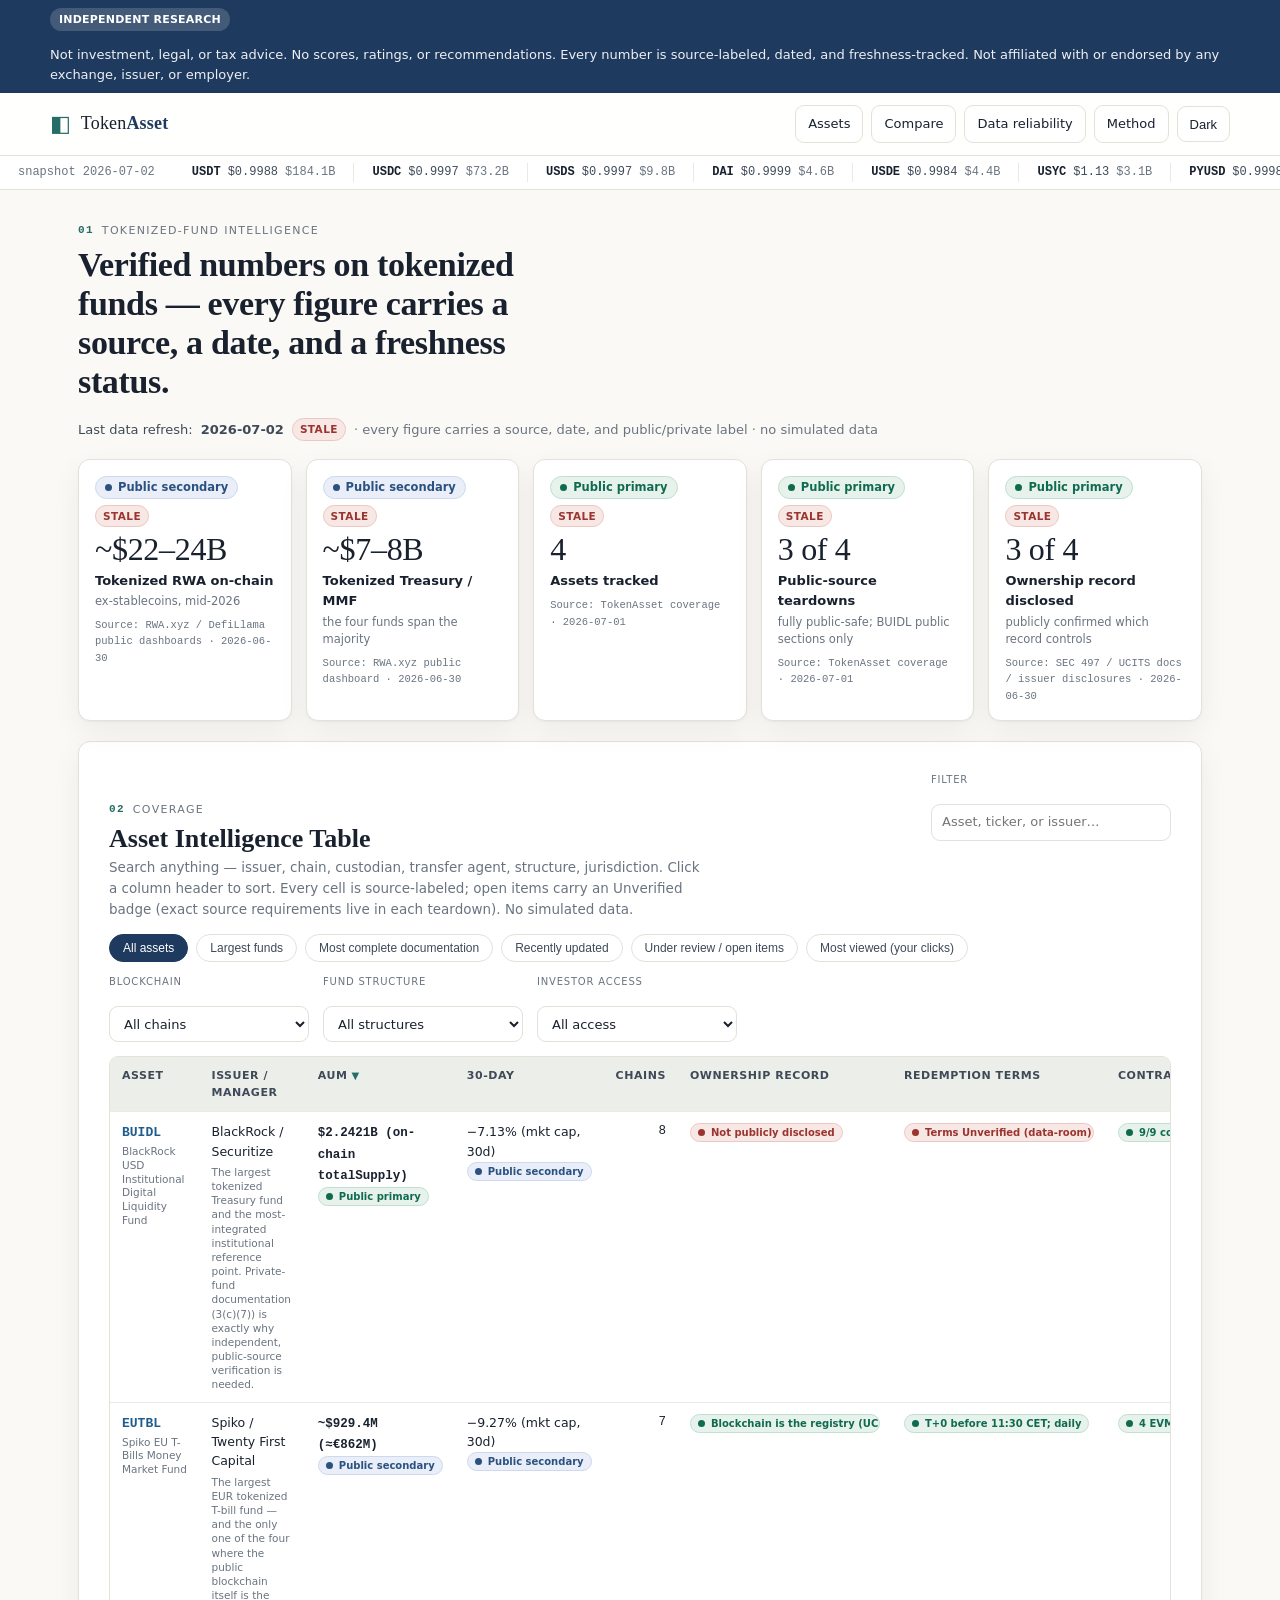
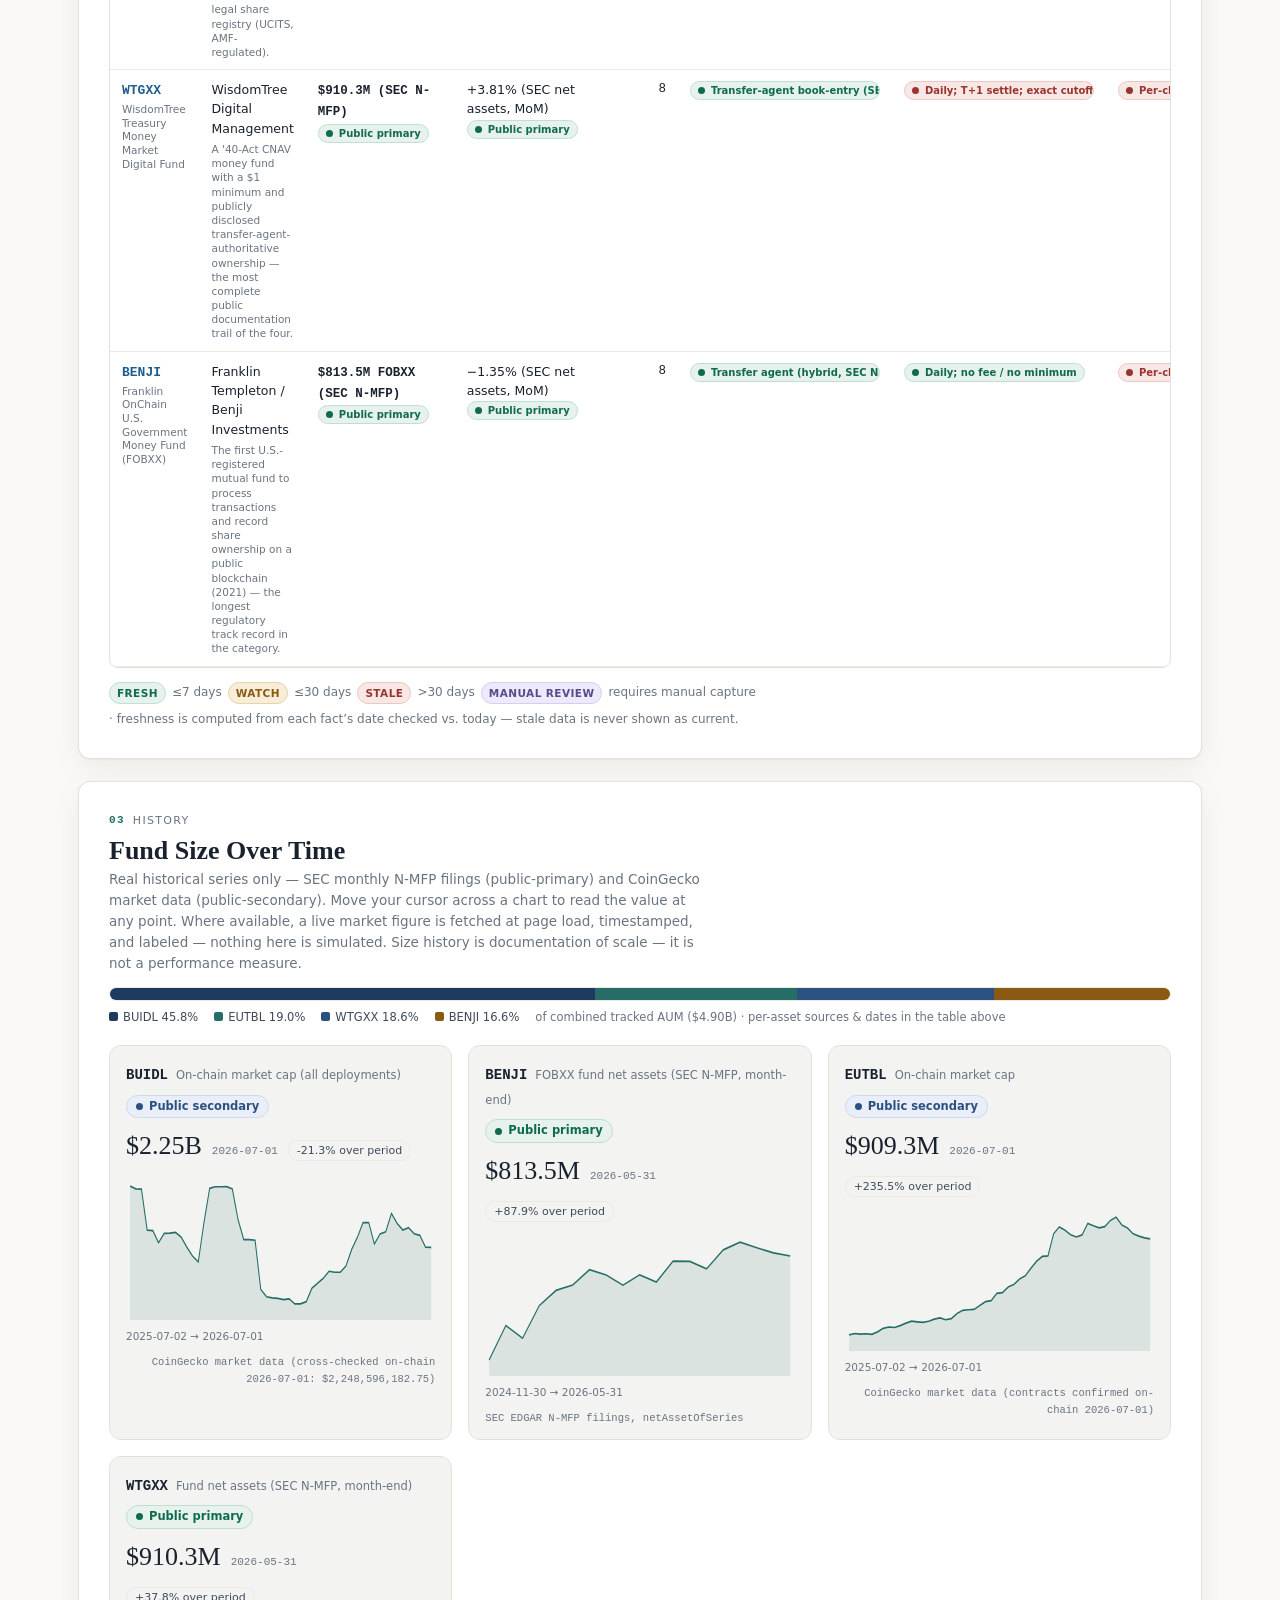
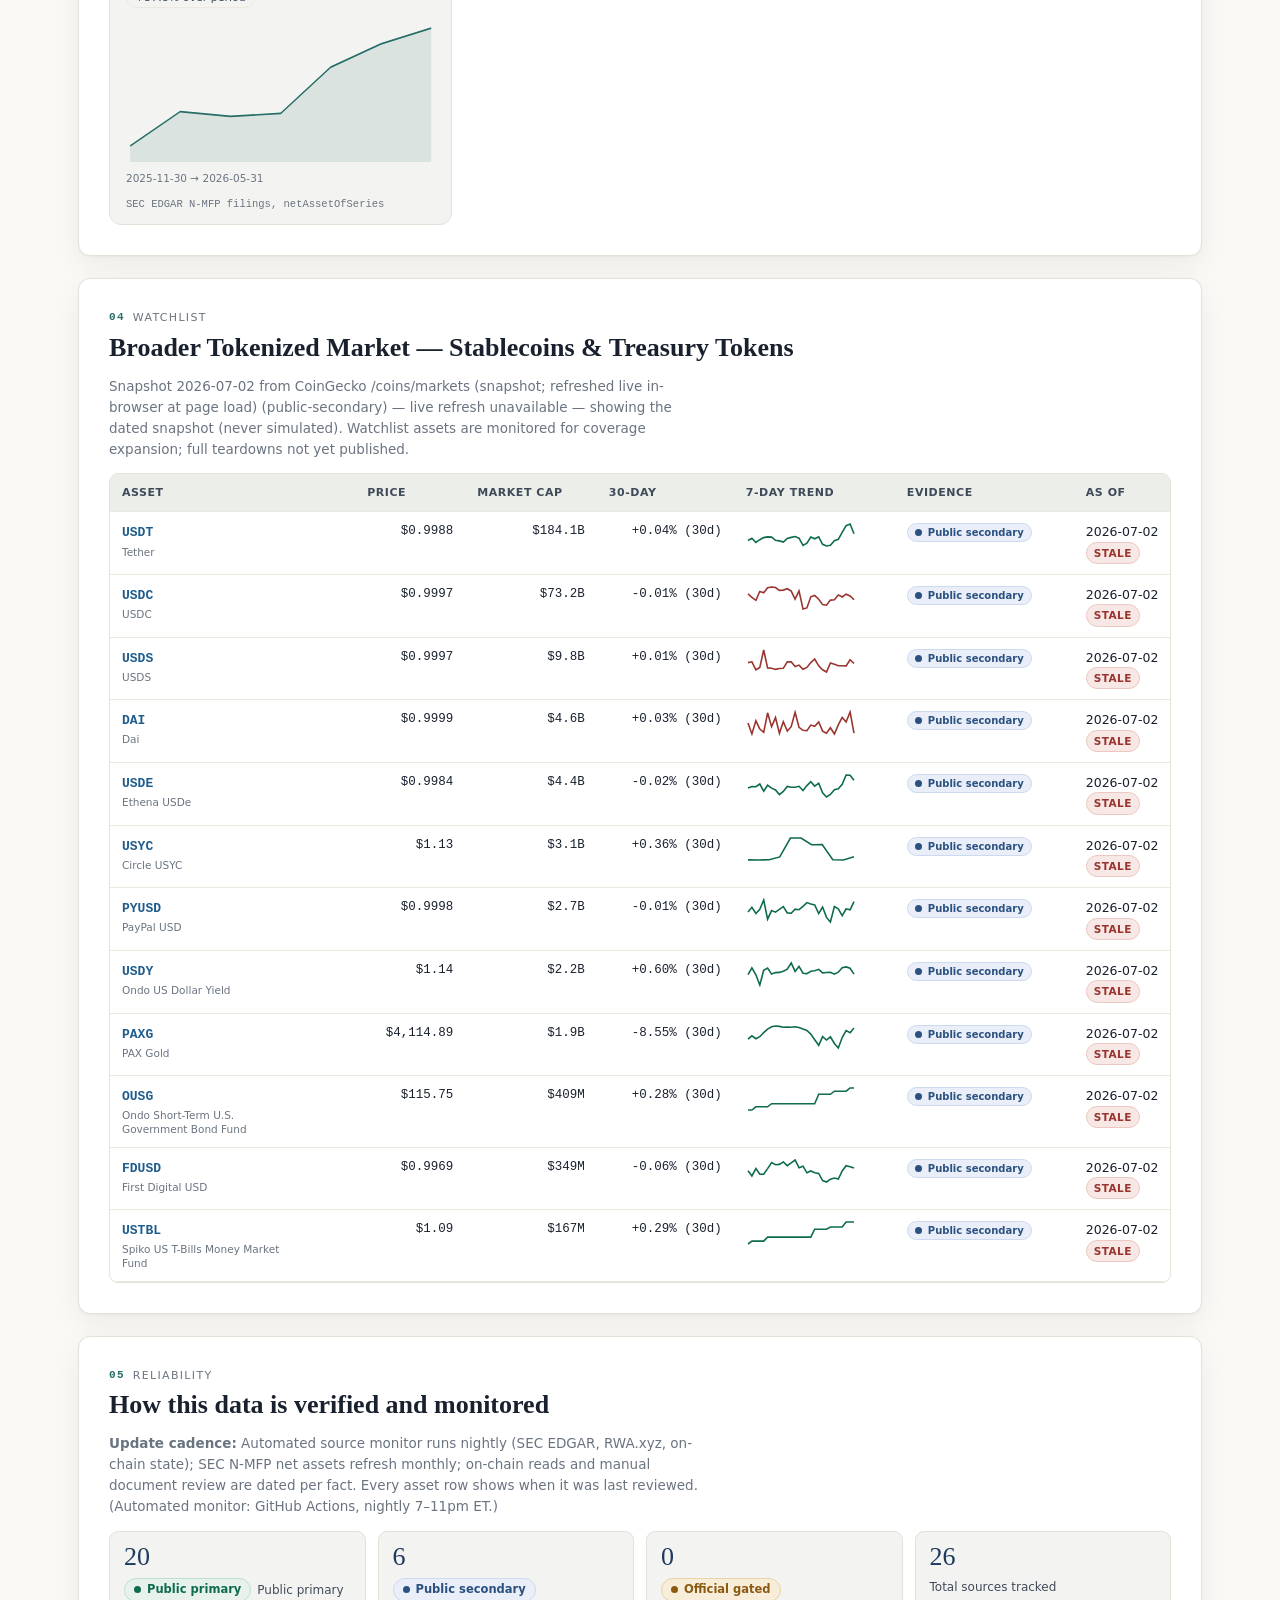
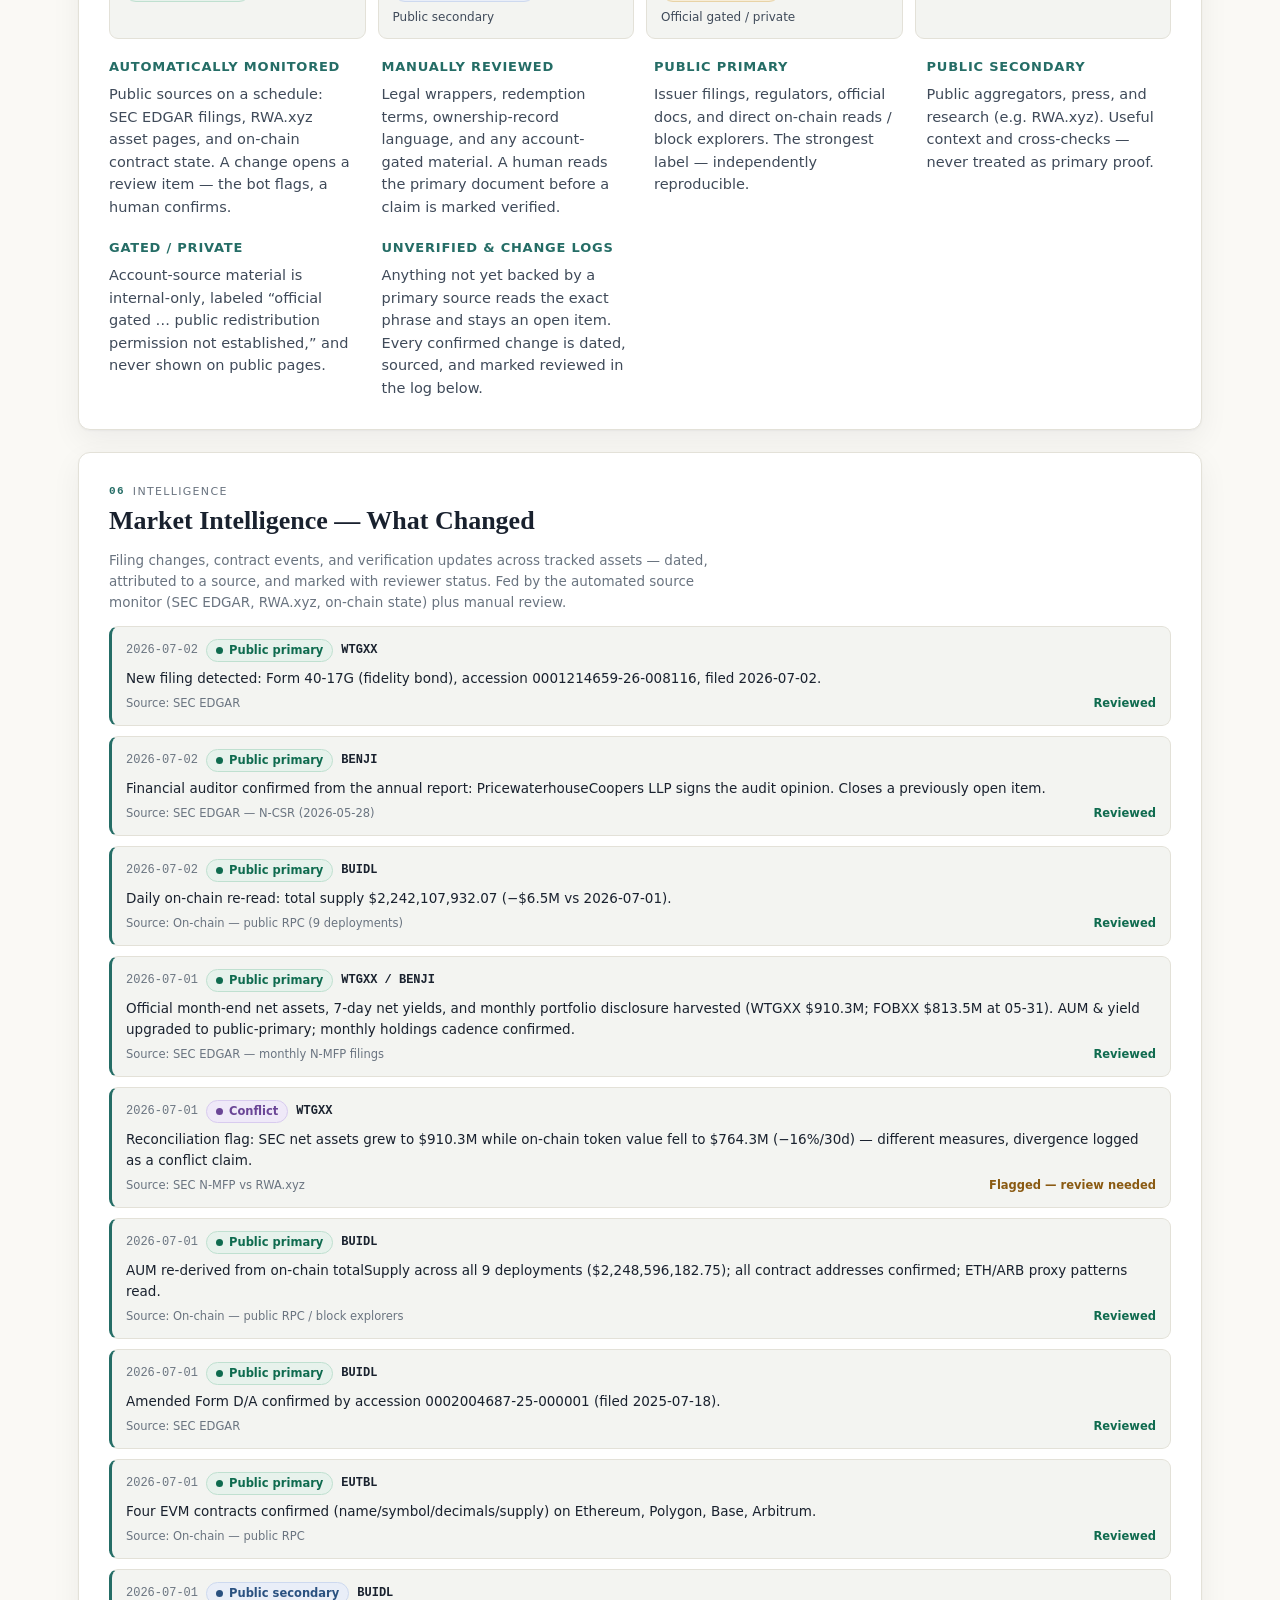
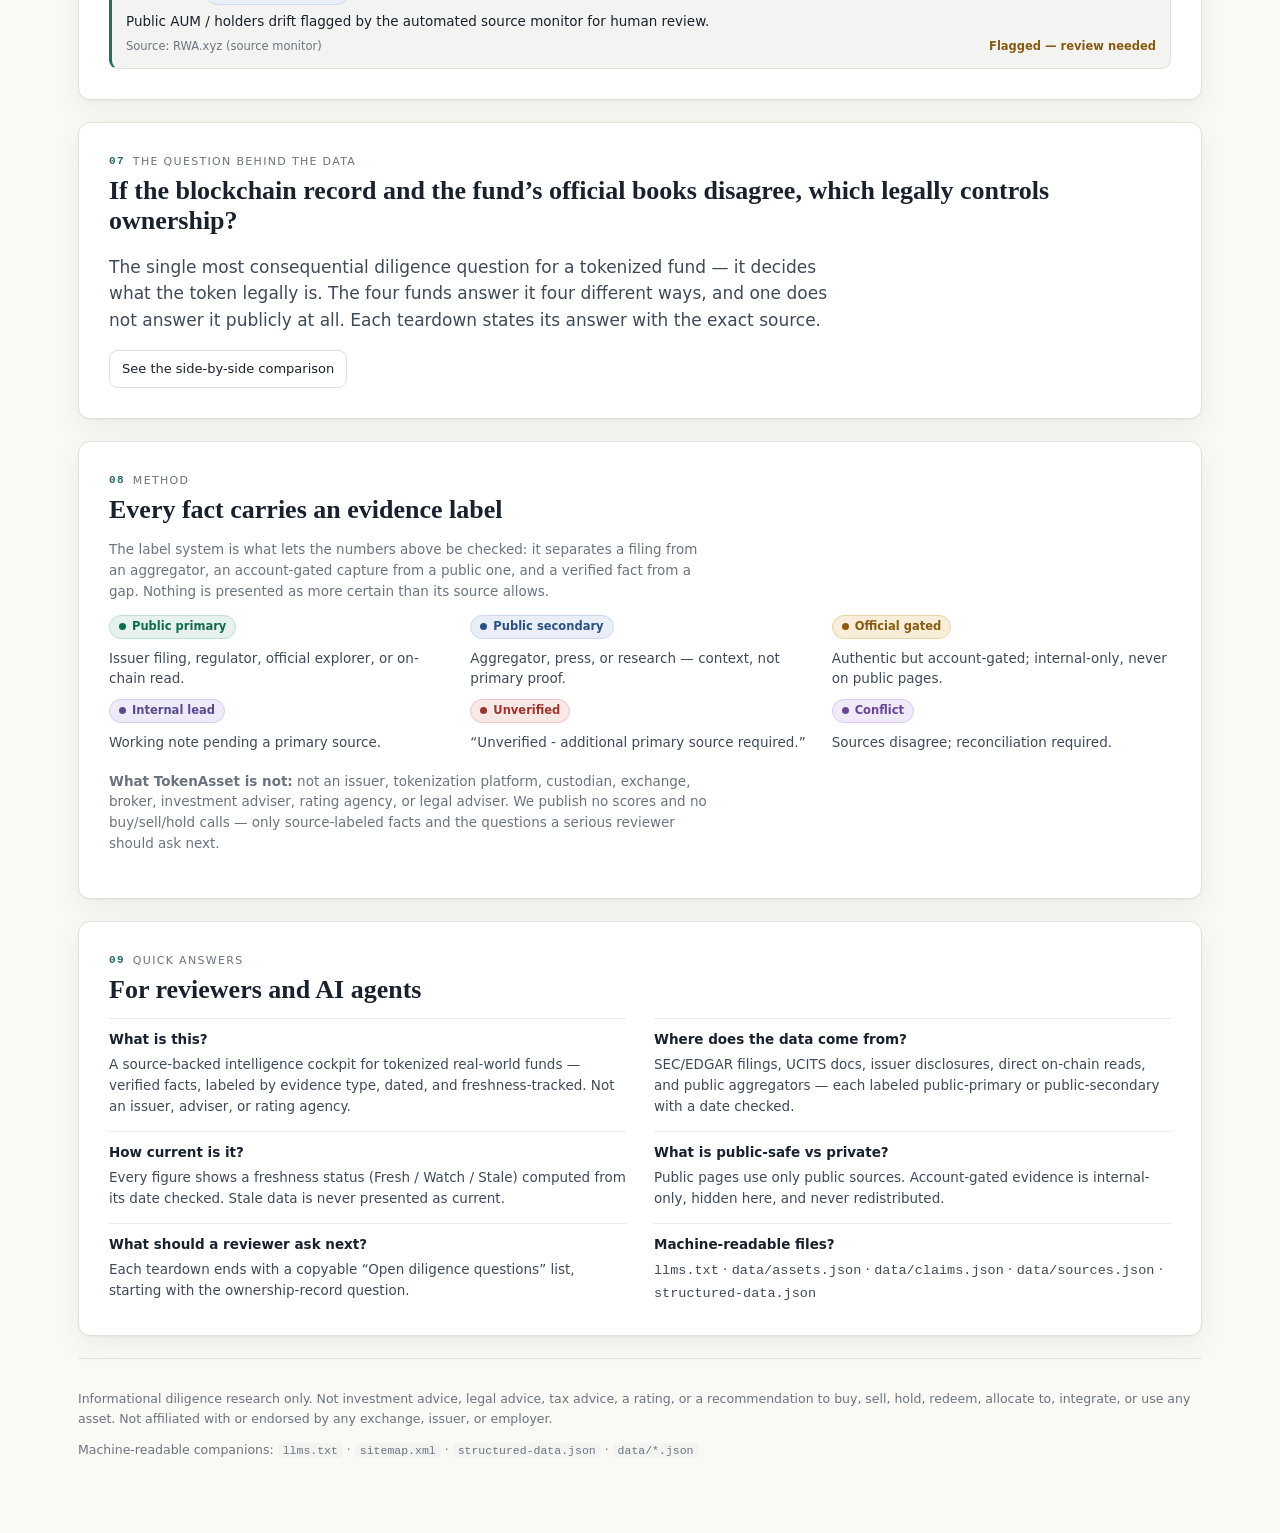
<file: index.html>
<!DOCTYPE html>
<html lang="en" data-theme="light">
<head>
  <meta charset="UTF-8" />
  <meta name="viewport" content="width=device-width, initial-scale=1.0" />
  <title>TokenAsset — Tokenized-Fund Intelligence, Verified &amp; Source-Labeled</title>
  <meta name="description" content="A source-backed intelligence cockpit for tokenized real-world funds (BUIDL, WTGXX, BENJI, EUTBL). Every number carries a source, a date checked, a public/private status, and a freshness status. No scores, no ratings, no investment advice." />
  <meta name="robots" content="noindex, nofollow" />
  <link rel="canonical" href="https://example.com/rwa-teardown/" />
  <meta property="og:type" content="website" />
  <meta property="og:title" content="TokenAsset — Tokenized-Fund Intelligence, Verified &amp; Source-Labeled" />
  <meta property="og:description" content="Source-backed intelligence on tokenized real-world funds. Every number carries a source, date, and freshness status. No scores, no advice." />
  <meta property="og:url" content="https://example.com/rwa-teardown/" />
  <meta property="og:site_name" content="TokenAsset" />
  <meta name="twitter:card" content="summary_large_image" />
  <meta name="twitter:title" content="TokenAsset — Tokenized-Fund Intelligence" />
  <meta name="twitter:description" content="Source-backed intelligence on tokenized real-world funds. Evidence-labeled, dated, freshness-tracked. No scores, no advice." />

  <link rel="stylesheet" href="assets/css/styles.css" />
  <script type="application/ld+json">
  {
    "@context": "https://schema.org",
    "@type": ["Organization", "ResearchProject"],
    "name": "TokenAsset",
    "description": "Source-backed intelligence and monitoring for tokenized real-world funds. Every fact is labeled by evidence type, dated, and freshness-tracked. No scores, ratings, or recommendations.",
    "url": "https://example.com/rwa-teardown/",
    "disclaimer": "Informational diligence research only. Not investment advice, legal advice, tax advice, a rating, or a recommendation to buy, sell, hold, redeem, allocate to, integrate, or use any asset. Not affiliated with or endorsed by any exchange, issuer, or employer.",
    "mainEntity": {
      "@type": "ItemList",
      "name": "Tokenized-fund diligence teardowns",
      "itemListElement": [
        {"@type": "ListItem", "position": 1, "name": "BUIDL — BlackRock USD Institutional Digital Liquidity Fund", "url": "https://example.com/rwa-teardown/teardown.html?asset=buidl"},
        {"@type": "ListItem", "position": 2, "name": "WTGXX — WisdomTree Treasury Money Market Digital Fund", "url": "https://example.com/rwa-teardown/teardown.html?asset=wtgxx"},
        {"@type": "ListItem", "position": 3, "name": "BENJI / FOBXX — Franklin OnChain U.S. Government Money Fund", "url": "https://example.com/rwa-teardown/teardown.html?asset=benji"},
        {"@type": "ListItem", "position": 4, "name": "EUTBL — Spiko EU T-Bills Money Market Fund", "url": "https://example.com/rwa-teardown/teardown.html?asset=eutbl"}
      ]
    }
  }
  </script>
</head>
<body class="home">
  <a class="skip-link" href="#cockpit">Skip to data</a>

  <div class="alert-band" role="region" aria-label="Status and disclaimer">
    <div class="wrap alert-inner">
      <span class="alert-status">Independent research</span>
      <span class="alert-text">Not investment, legal, or tax advice. No scores, ratings, or recommendations. Every number is source-labeled, dated, and freshness-tracked. Not affiliated with or endorsed by any exchange, issuer, or employer.</span>
    </div>
  </div>

  <header class="masthead" role="banner">
    <div class="wrap masthead-inner">
      <a class="brand" href="index.html" aria-label="TokenAsset — home">
        <span class="brand-mark" aria-hidden="true">◧</span>
        <span class="brand-name">Token<strong>Asset</strong></span>
      </a>
      <nav class="toolbar" aria-label="Primary">
        <a class="ctl btn" href="#assets">Assets</a>
        <a class="ctl btn" href="compare.html">Compare</a>
        <a class="ctl btn" href="#reliability">Data reliability</a>
        <a class="ctl btn" href="#method">Method</a>
        <button class="ctl btn" id="theme-toggle" aria-pressed="false" title="Toggle light/dark">Dark</button>
      </nav>
    </div>
  </header>

  <div class="market-tape" id="market-tape" hidden aria-label="Market tape — real values, live where available"></div>

  <main id="cockpit" class="wrap home-main" tabindex="-1">

    <!-- HERO: data-first -->
    <section class="hero-cockpit" aria-labelledby="hero-h">
      <p class="eyebrow"><span class="num">01</span> Tokenized-fund intelligence</p>
      <h1 id="hero-h">Verified numbers on tokenized funds — every figure carries a source, a date, and a freshness status.</h1>
      <p class="refresh-line" id="refresh-line">Loading…</p>
      <div class="kpi-grid" id="kpi-grid" aria-label="Market and coverage indicators"></div>
    </section>

    <!-- ASSET INTELLIGENCE TABLE -->
    <section class="card" id="assets" aria-labelledby="assets-h">
      <div class="section-head">
        <div><p class="eyebrow"><span class="num">02</span> Coverage</p><h2 id="assets-h">Asset Intelligence Table</h2></div>
        <label class="field inline"><span class="ctl-label">Filter</span>
          <input type="search" id="table-search" placeholder="Asset, ticker, or issuer…" aria-label="Filter assets" /></label>
      </div>
      <p class="section-note">Search anything — issuer, chain, custodian, transfer agent, structure, jurisdiction. Click a column header to sort. Every cell is source-labeled; open items carry an Unverified badge (exact source requirements live in each teardown). No simulated data.</p>
      <div class="preset-chips" role="group" aria-label="Quick views">
        <button class="chip on" data-preset="all">All assets</button>
        <button class="chip" data-preset="largest">Largest funds</button>
        <button class="chip" data-preset="complete">Most complete documentation</button>
        <button class="chip" data-preset="updated">Recently updated</button>
        <button class="chip" data-preset="review">Under review / open items</button>
        <button class="chip" data-preset="viewed" title="Real opens from this browser only — becomes site-wide once analytics are wired">Most viewed (your clicks)</button>
      </div>
      <div class="filters table-filters">
        <label class="field"><span class="ctl-label">Blockchain</span><select id="f-chain" aria-label="Filter by blockchain"></select></label>
        <label class="field"><span class="ctl-label">Fund structure</span><select id="f-structure" aria-label="Filter by fund structure"></select></label>
        <label class="field"><span class="ctl-label">Investor access</span><select id="f-access" aria-label="Filter by investor access"></select></label>
      </div>
      <div class="table-scroll">
        <table class="data-table intel-table" id="asset-table">
          <thead><tr>
            <th scope="col" data-sort="ticker" tabindex="0" role="button">Asset</th>
            <th scope="col" data-sort="issuer" tabindex="0" role="button">Issuer / manager</th>
            <th scope="col" data-sort="aum" tabindex="0" role="button">AUM</th>
            <th scope="col">30-day</th>
            <th scope="col" data-sort="chains" tabindex="0" role="button">Chains</th>
            <th scope="col">Ownership record</th>
            <th scope="col">Redemption terms</th>
            <th scope="col">Contract map</th>
            <th scope="col" data-sort="lastChecked" tabindex="0" role="button">Last reviewed</th>
            <th scope="col" data-sort="evidence" tabindex="0" role="button" title="Documentation coverage — not a quality or risk score">Evidence mix</th>
            <th scope="col">Actions</th>
          </tr></thead>
          <tbody></tbody>
        </table>
      </div>
      <div class="fresh-legend" aria-label="Freshness legend">
        <span class="fresh-chip fresh">Fresh</span> ≤7 days
        <span class="fresh-chip watch">Watch</span> ≤30 days
        <span class="fresh-chip stale">Stale</span> &gt;30 days
        <span class="fresh-chip manual">Manual review</span> requires manual capture
        <span class="muted">· freshness is computed from each fact’s date checked vs. today — stale data is never shown as current.</span>
      </div>
    </section>

    <!-- HISTORY CHARTS (real series — no simulation) -->
    <section class="card" id="history" aria-labelledby="hist-h">
      <div class="section-head">
        <div><p class="eyebrow"><span class="num">03</span> History</p><h2 id="hist-h">Fund Size Over Time</h2></div>
      </div>
      <p class="section-note">Real historical series only — SEC monthly N-MFP filings (public-primary) and CoinGecko market data (public-secondary). Move your cursor across a chart to read the value at any point. Where available, a live market figure is fetched at page load, timestamped, and labeled — nothing here is simulated. Size history is documentation of scale — it is not a performance measure.</p>
      <div class="share-bar" id="share-bar" aria-label="Tracked-fund AUM share"></div>
      <div class="history-grid" id="history-grid"></div>
    </section>

    <!-- WATCHLIST: broader tokenized market (real market data) -->
    <section class="card" id="watchlist" aria-labelledby="wl-h">
      <p class="eyebrow"><span class="num">04</span> Watchlist</p>
      <h2 id="wl-h">Broader Tokenized Market — Stablecoins &amp; Treasury Tokens</h2>
      <p class="section-note" id="watchlist-note">Loading…</p>
      <div class="table-scroll">
        <table class="data-table intel-table" id="watchlist-table">
          <thead><tr><th scope="col">Asset</th><th scope="col">Price</th><th scope="col">Market cap</th><th scope="col">30-day</th><th scope="col">7-day trend</th><th scope="col">Evidence</th><th scope="col">As of</th></tr></thead>
          <tbody></tbody>
        </table>
      </div>
    </section>

    <!-- DATA RELIABILITY -->
    <section class="card" id="reliability" aria-labelledby="rel-h">
      <p class="eyebrow"><span class="num">05</span> Reliability</p>
      <h2 id="rel-h">How this data is verified and monitored</h2>
      <p class="section-note" id="cadence-line"></p>
      <div class="reliability-counts" id="reliability-counts"></div>
      <div class="who-grid">
        <div><h3>Automatically monitored</h3><p>Public sources on a schedule: SEC EDGAR filings, RWA.xyz asset pages, and on-chain contract state. A change opens a review item — the bot flags, a human confirms.</p></div>
        <div><h3>Manually reviewed</h3><p>Legal wrappers, redemption terms, ownership-record language, and any account-gated material. A human reads the primary document before a claim is marked verified.</p></div>
        <div><h3>Public primary</h3><p>Issuer filings, regulators, official docs, and direct on-chain reads / block explorers. The strongest label — independently reproducible.</p></div>
        <div><h3>Public secondary</h3><p>Public aggregators, press, and research (e.g. RWA.xyz). Useful context and cross-checks — never treated as primary proof.</p></div>
        <div><h3>Gated / private</h3><p>Account-source material is internal-only, labeled “official gated … public redistribution permission not established,” and never shown on public pages.</p></div>
        <div><h3>Unverified &amp; change logs</h3><p>Anything not yet backed by a primary source reads the exact phrase and stays an open item. Every confirmed change is dated, sourced, and marked reviewed in the log below.</p></div>
      </div>
    </section>

    <!-- CHANGE LOG PREVIEW -->
    <section class="card" id="changelog-sec" aria-labelledby="cl-h">
      <p class="eyebrow"><span class="num">06</span> Intelligence</p>
      <h2 id="cl-h">Market Intelligence — What Changed</h2>
      <p class="section-note">Filing changes, contract events, and verification updates across tracked assets — dated, attributed to a source, and marked with reviewer status. Fed by the automated source monitor (SEC EDGAR, RWA.xyz, on-chain state) plus manual review.</p>
      <div class="changelog" id="changelog"></div>
    </section>

    <!-- CORE QUESTION TEASER -->
    <section class="card" id="core-teaser" aria-labelledby="core-h">
      <p class="eyebrow"><span class="num">07</span> The question behind the data</p>
      <h2 id="core-h">If the blockchain record and the fund’s official books disagree, which legally controls ownership?</h2>
      <p class="lede">The single most consequential diligence question for a tokenized fund — it decides what the token legally is. The four funds answer it four different ways, and one does not answer it publicly at all. Each teardown states its answer with the exact source.</p>
      <a class="btn" href="teardown.html?asset=wtgxx#core">See the side-by-side comparison</a>
    </section>

    <!-- METHOD (moved lower — supports the data) -->
    <section class="card" id="method" aria-labelledby="method-h">
      <p class="eyebrow"><span class="num">08</span> Method</p>
      <h2 id="method-h">Every fact carries an evidence label</h2>
      <p class="section-note">The label system is what lets the numbers above be checked: it separates a filing from an aggregator, an account-gated capture from a public one, and a verified fact from a gap. Nothing is presented as more certain than its source allows.</p>
      <ul class="method-legend">
        <li><span class="badge public-primary"><span class="dot"></span>Public primary</span> Issuer filing, regulator, official explorer, or on-chain read.</li>
        <li><span class="badge public-secondary"><span class="dot"></span>Public secondary</span> Aggregator, press, or research — context, not primary proof.</li>
        <li><span class="badge official-gated"><span class="dot"></span>Official gated</span> Authentic but account-gated; internal-only, never on public pages.</li>
        <li><span class="badge internal-lead"><span class="dot"></span>Internal lead</span> Working note pending a primary source.</li>
        <li><span class="badge unverified"><span class="dot"></span>Unverified</span> “Unverified - additional primary source required.”</li>
        <li><span class="badge conflict"><span class="dot"></span>Conflict</span> Sources disagree; reconciliation required.</li>
      </ul>
      <p class="section-note"><strong>What TokenAsset is not:</strong> not an issuer, tokenization platform, custodian, exchange, broker, investment adviser, rating agency, or legal adviser. We publish no scores and no buy/sell/hold calls — only source-labeled facts and the questions a serious reviewer should ask next.</p>
    </section>

    <!-- QUICK ANSWERS -->
    <section class="card answers" id="answers" aria-labelledby="answers-h">
      <p class="eyebrow"><span class="num">09</span> Quick answers</p>
      <h2 id="answers-h">For reviewers and AI agents</h2>
      <div class="qa">
        <div><dt>What is this?</dt><dd>A source-backed intelligence cockpit for tokenized real-world funds — verified facts, labeled by evidence type, dated, and freshness-tracked. Not an issuer, adviser, or rating agency.</dd></div>
        <div><dt>Where does the data come from?</dt><dd>SEC/EDGAR filings, UCITS docs, issuer disclosures, direct on-chain reads, and public aggregators — each labeled public-primary or public-secondary with a date checked.</dd></div>
        <div><dt>How current is it?</dt><dd>Every figure shows a freshness status (Fresh / Watch / Stale) computed from its date checked. Stale data is never presented as current.</dd></div>
        <div><dt>What is public-safe vs private?</dt><dd>Public pages use only public sources. Account-gated evidence is internal-only, hidden here, and never redistributed.</dd></div>
        <div><dt>What should a reviewer ask next?</dt><dd>Each teardown ends with a copyable “Open diligence questions” list, starting with the ownership-record question.</dd></div>
        <div><dt>Machine-readable files?</dt><dd><code>llms.txt</code> · <code>data/assets.json</code> · <code>data/claims.json</code> · <code>data/sources.json</code> · <code>structured-data.json</code></dd></div>
      </div>
    </section>

    <footer class="site-footer">
      <p>Informational diligence research only. Not investment advice, legal advice, tax advice, a rating, or a recommendation to buy, sell, hold, redeem, allocate to, integrate, or use any asset. Not affiliated with or endorsed by any exchange, issuer, or employer.</p>
      <p class="muted">Machine-readable companions: <code>llms.txt</code> · <code>sitemap.xml</code> · <code>structured-data.json</code> · <code>data/*.json</code></p>
    </footer>
  </main>

  <script src="assets/js/home.js" defer></script>
</body>
</html>
</file>
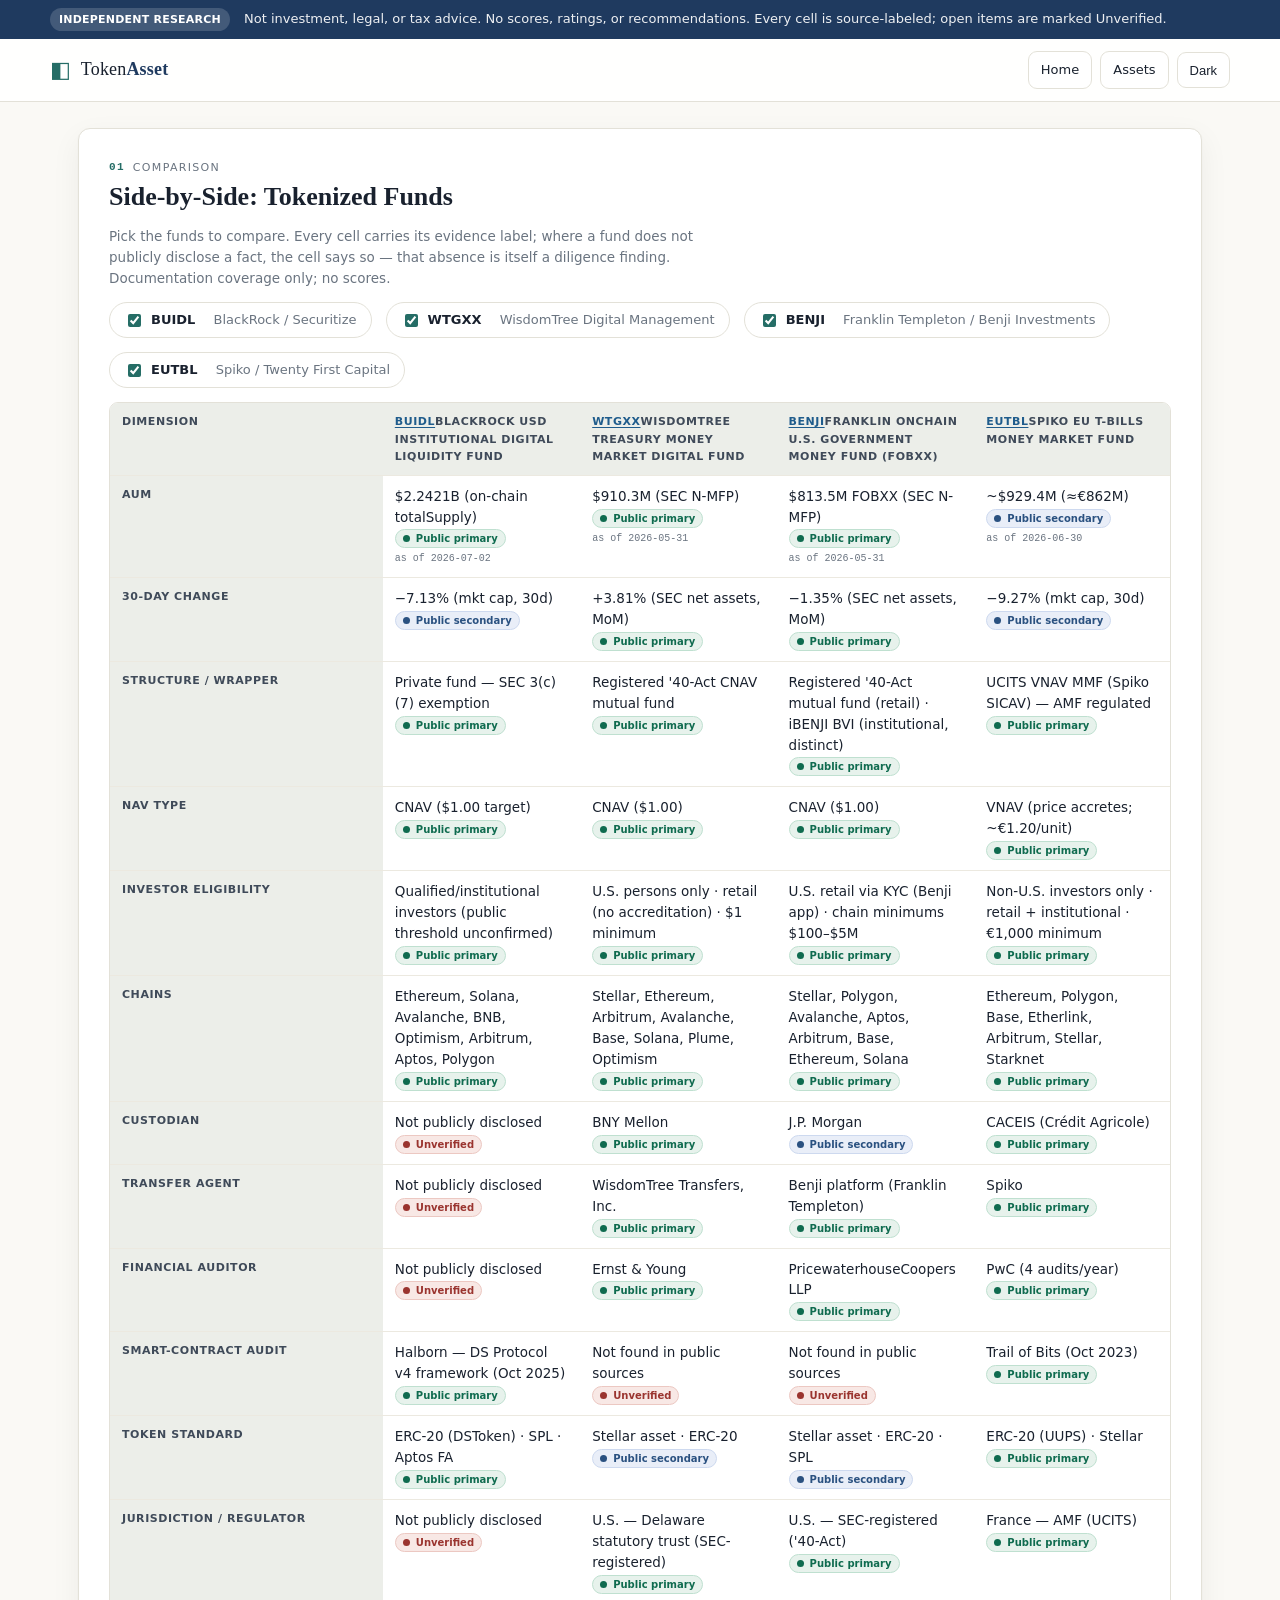
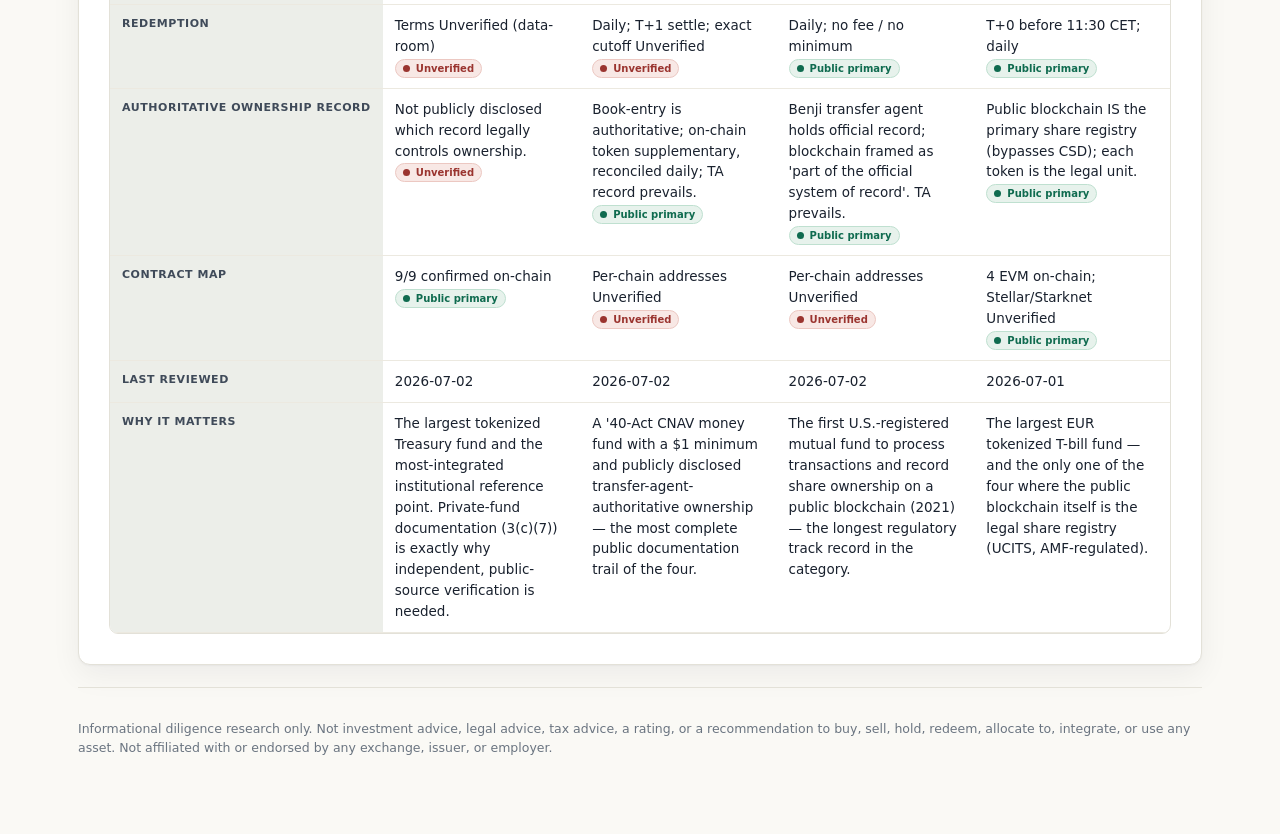
<file: compare.html>
<!DOCTYPE html>
<html lang="en" data-theme="light">
<head>
  <meta charset="UTF-8" />
  <meta name="viewport" content="width=device-width, initial-scale=1.0" />
  <title>Compare Tokenized Funds — TokenAsset</title>
  <meta name="description" content="Side-by-side comparison of tokenized funds (BUIDL, WTGXX, BENJI, EUTBL): structure, custodian, transfer agent, redemption, ownership record, contract map — every cell evidence-labeled. No scores, no advice." />
  <meta name="robots" content="noindex, nofollow" />
  <link rel="canonical" href="https://example.com/rwa-teardown/compare.html" />
  <meta property="og:type" content="website" />
  <meta property="og:title" content="Compare Tokenized Funds — TokenAsset" />
  <meta property="og:site_name" content="TokenAsset" />
  <link rel="stylesheet" href="assets/css/styles.css" />
</head>
<body class="home">
  <a class="skip-link" href="#main">Skip to content</a>
  <div class="alert-band" role="region" aria-label="Status and disclaimer">
    <div class="wrap alert-inner">
      <span class="alert-status">Independent research</span>
      <span class="alert-text">Not investment, legal, or tax advice. No scores, ratings, or recommendations. Every cell is source-labeled; open items are marked Unverified.</span>
    </div>
  </div>
  <header class="masthead" role="banner">
    <div class="wrap masthead-inner">
      <a class="brand" href="index.html" aria-label="TokenAsset — home">
        <span class="brand-mark" aria-hidden="true">◧</span>
        <span class="brand-name">Token<strong>Asset</strong></span>
      </a>
      <nav class="toolbar" aria-label="Primary">
        <a class="ctl btn" href="index.html">Home</a>
        <a class="ctl btn" href="index.html#assets">Assets</a>
        <button class="ctl btn" id="theme-toggle" aria-pressed="false" title="Toggle light/dark">Dark</button>
      </nav>
    </div>
  </header>

  <main id="main" class="wrap home-main" tabindex="-1">
    <section class="card" aria-labelledby="cmp-h">
      <p class="eyebrow"><span class="num">01</span> Comparison</p>
      <h2 id="cmp-h">Side-by-Side: Tokenized Funds</h2>
      <p class="section-note">Pick the funds to compare. Every cell carries its evidence label; where a fund does not publicly disclose a fact, the cell says so — that absence is itself a diligence finding. Documentation coverage only; no scores.</p>
      <div class="compare-picks" id="picks" role="group" aria-label="Funds to compare"></div>
      <div class="table-scroll">
        <table class="data-table compare-table" id="cmp-table"><thead></thead><tbody></tbody></table>
      </div>
    </section>
    <footer class="site-footer">
      <p id="footer-disclaimer">Informational diligence research only. Not investment advice, legal advice, tax advice, a rating, or a recommendation to buy, sell, hold, redeem, allocate to, integrate, or use any asset. Not affiliated with or endorsed by any exchange, issuer, or employer.</p>
    </footer>
  </main>

  <script>
  (() => {
    "use strict";
    const esc = s => String(s==null?"":s).replace(/[&<>"']/g,c=>({"&":"&amp;","<":"&lt;",">":"&gt;",'"':"&quot;","'":"&#39;"}[c]));
    const LBL = {"public-primary":"Public primary","public-secondary":"Public secondary","official-gated":"Official gated","internal-lead":"Internal lead","unverified":"Unverified","conflict":"Conflict"};
    const badge = st => `<span class="badge mini ${esc(st)}"><span class="dot"></span>${esc(LBL[st]||st)}</span>`;
    const cell = (v, st) => `${esc(v)}<br>${badge(st)}`;
    let ASSETS=[], on={};

    async function boot(){
      const a = await fetch("data/assets.json").then(r=>r.json());
      ASSETS = a.assets;
      ASSETS.forEach(x => on[x.id]=true);
      document.getElementById("picks").innerHTML = ASSETS.map(x =>
        `<label><input type="checkbox" data-id="${esc(x.id)}" checked /> <strong>${esc(x.ticker)}</strong>&nbsp;<span class="muted">${esc(x.issuer)}</span></label>`).join("");
      document.querySelectorAll("#picks input").forEach(cb => cb.addEventListener("change", e=>{
        on[e.target.dataset.id]=e.target.checked; render();
      }));
      render();
      const btn=document.getElementById("theme-toggle");
      btn.addEventListener("click",()=>{ const d=document.documentElement.getAttribute("data-theme")==="dark";
        document.documentElement.setAttribute("data-theme",d?"light":"dark"); btn.setAttribute("aria-pressed",String(!d)); btn.textContent=d?"Dark":"Light"; });
    }

    function rows(x){
      const p=x.profile||{}, s=x.summary||{}, t=x.tape||{};
      return {
        "AUM": cell(t.aum?.value||"—", t.aum?.status||"unverified") + `<span class="ev-num">as of ${esc(t.aum?.date||"—")}</span>`,
        "30-day change": cell(t.change30d?.value||"Unverified - additional primary source required", t.change30d?.status||"unverified"),
        "Structure / wrapper": cell(x.wrapper, "public-primary"),
        "NAV type": cell(x.navType, "public-primary"),
        "Investor eligibility": cell(x.eligibility, "public-primary"),
        "Chains": cell((x.chains||[]).join(", "), "public-primary"),
        "Custodian": cell(p.custodian?.v||"—", p.custodian?.st||"unverified"),
        "Transfer agent": cell(p.transferAgent?.v||"—", p.transferAgent?.st||"unverified"),
        "Financial auditor": cell(p.auditor?.v||"—", p.auditor?.st||"unverified"),
        "Smart-contract audit": cell(p.scAudit?.v||"—", p.scAudit?.st||"unverified"),
        "Token standard": cell(p.standard?.v||"—", p.standard?.st||"unverified"),
        "Jurisdiction / regulator": cell(p.jurisdiction?.v||"—", p.jurisdiction?.st||"unverified"),
        "Redemption": cell(s.redemption?.label||"—", s.redemption?.status||"unverified"),
        "Authoritative ownership record": cell(x.ownershipRecord?.detail||"—", x.ownershipRecord?.status||"unverified"),
        "Contract map": cell(s.contractMap?.label||"—", s.contractMap?.status||"unverified"),
        "Last reviewed": `${esc(s.lastChecked||"—")}`,
        "Why it matters": `<span class="t-why" style="max-width:none">${esc(x.whyItMatters||"—")}</span>`
      };
    }

    function render(){
      const sel = ASSETS.filter(x=>on[x.id]);
      const thead = document.querySelector("#cmp-table thead");
      const tbody = document.querySelector("#cmp-table tbody");
      thead.innerHTML = `<tr><th class="rowh">Dimension</th>${sel.map(x=>`<th scope="col"><a class="t-tic" href="teardown.html?asset=${esc(x.id.toLowerCase())}">${esc(x.ticker)}</a><span class="t-name">${esc(x.name)}</span></th>`).join("")}</tr>`;
      const dims = sel.length ? Object.keys(rows(sel[0])) : [];
      tbody.innerHTML = dims.map(dim =>
        `<tr><th class="rowh" scope="row">${esc(dim)}</th>${sel.map(x=>`<td>${rows(x)[dim]}</td>`).join("")}</tr>`).join("");
    }
    document.addEventListener("DOMContentLoaded", boot);
  })();
  </script>
</body>
</html>
</file>
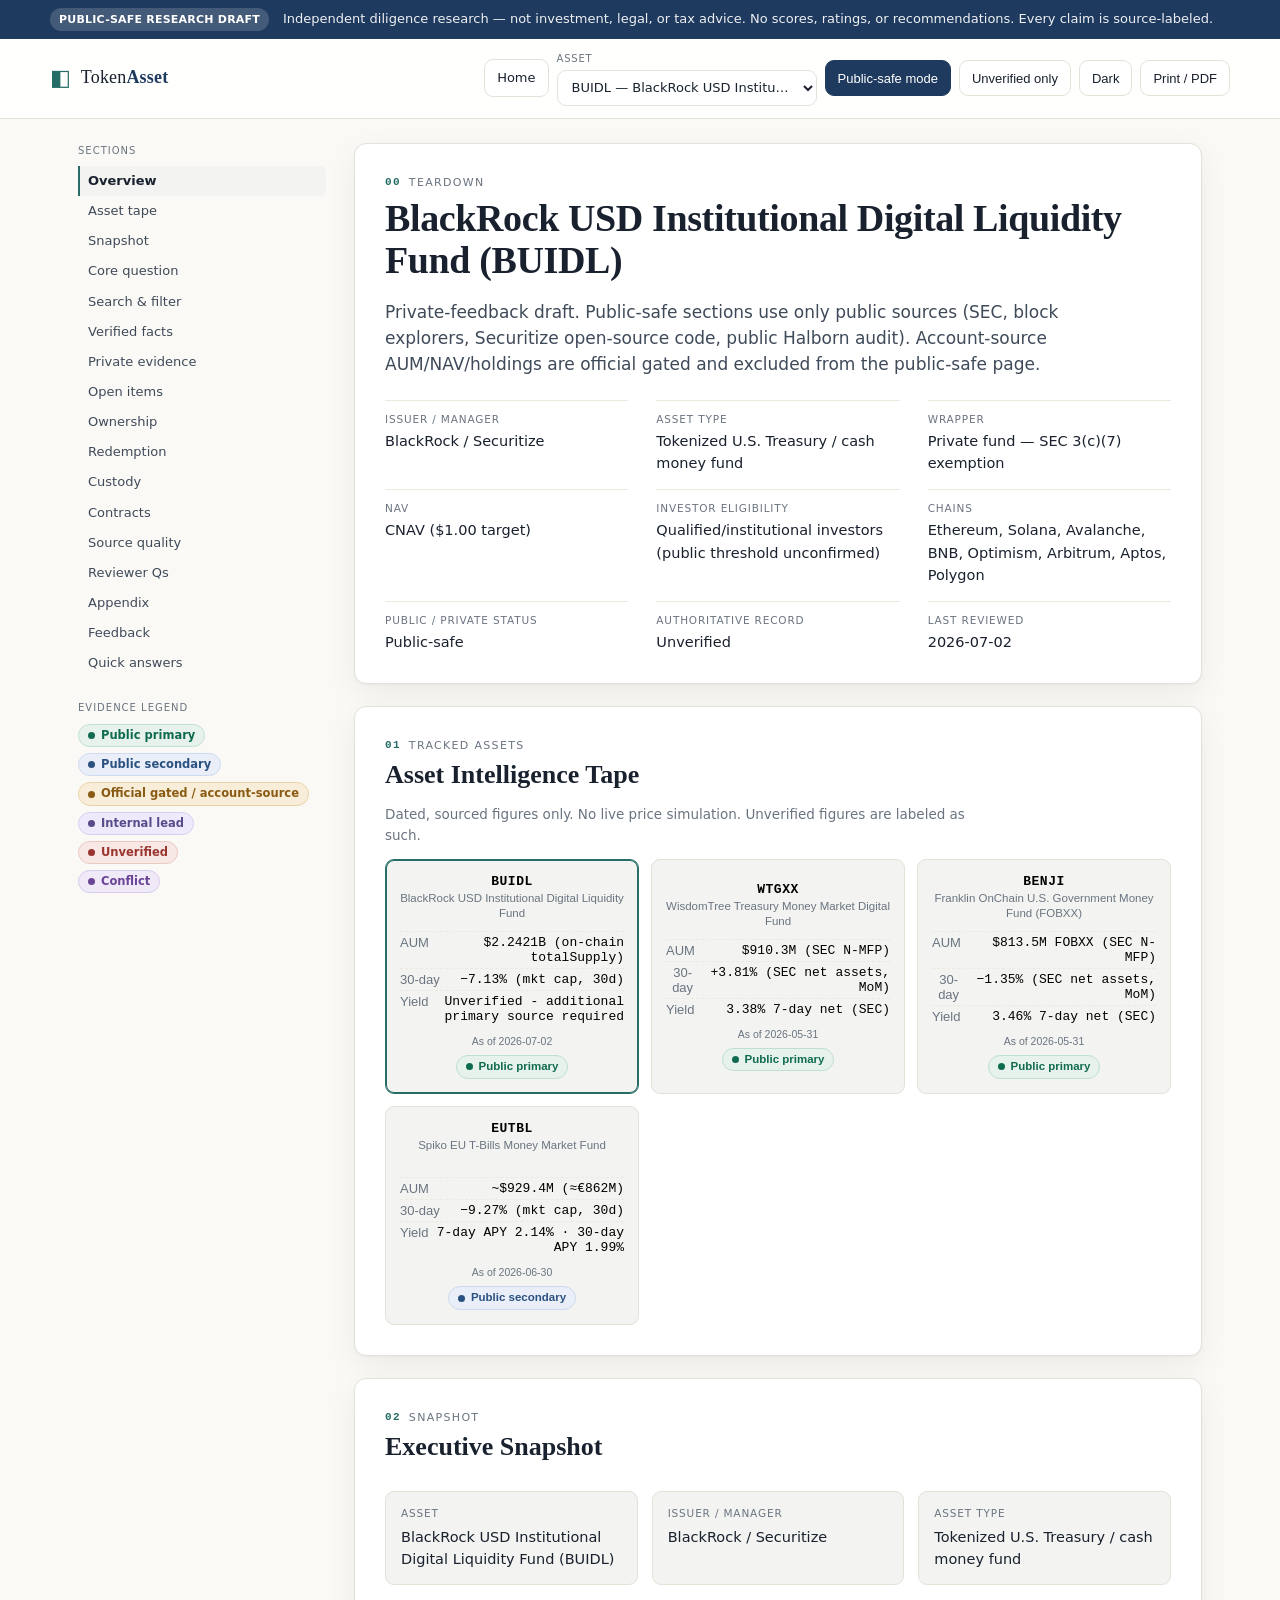
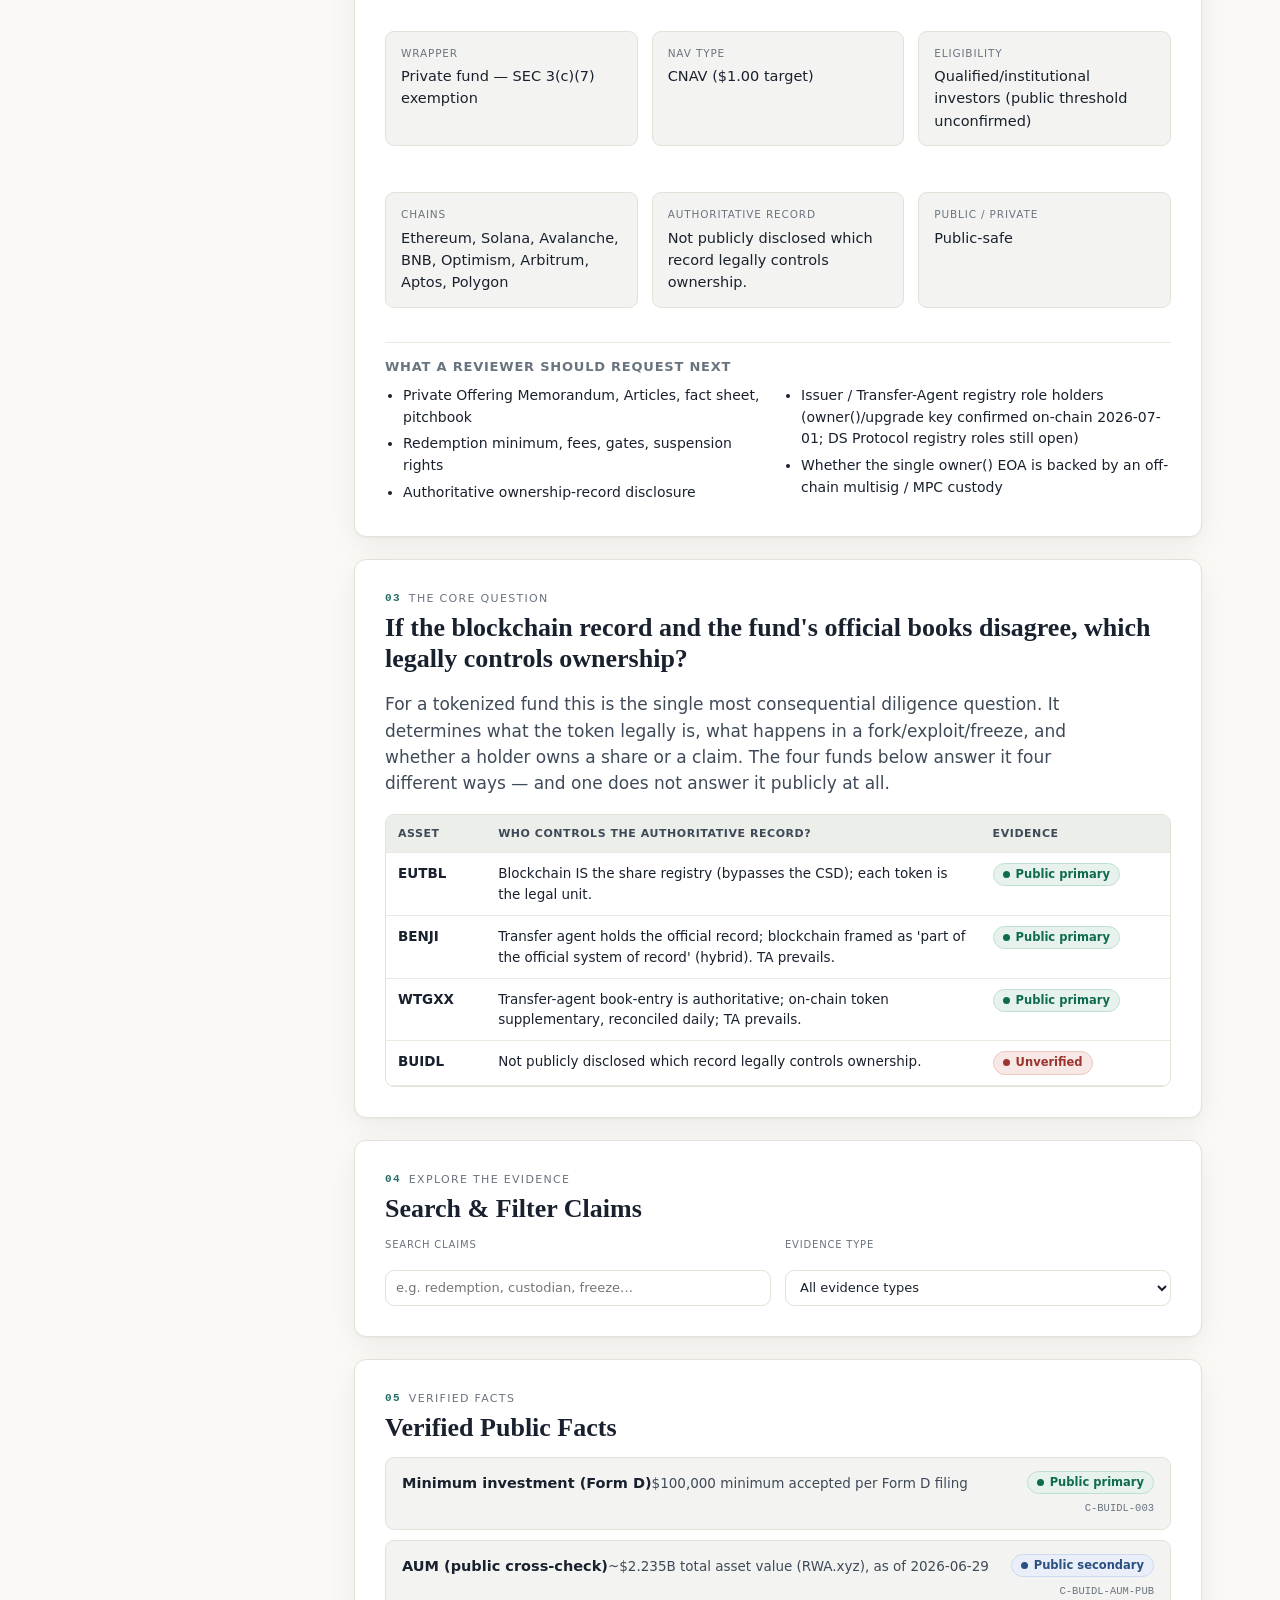
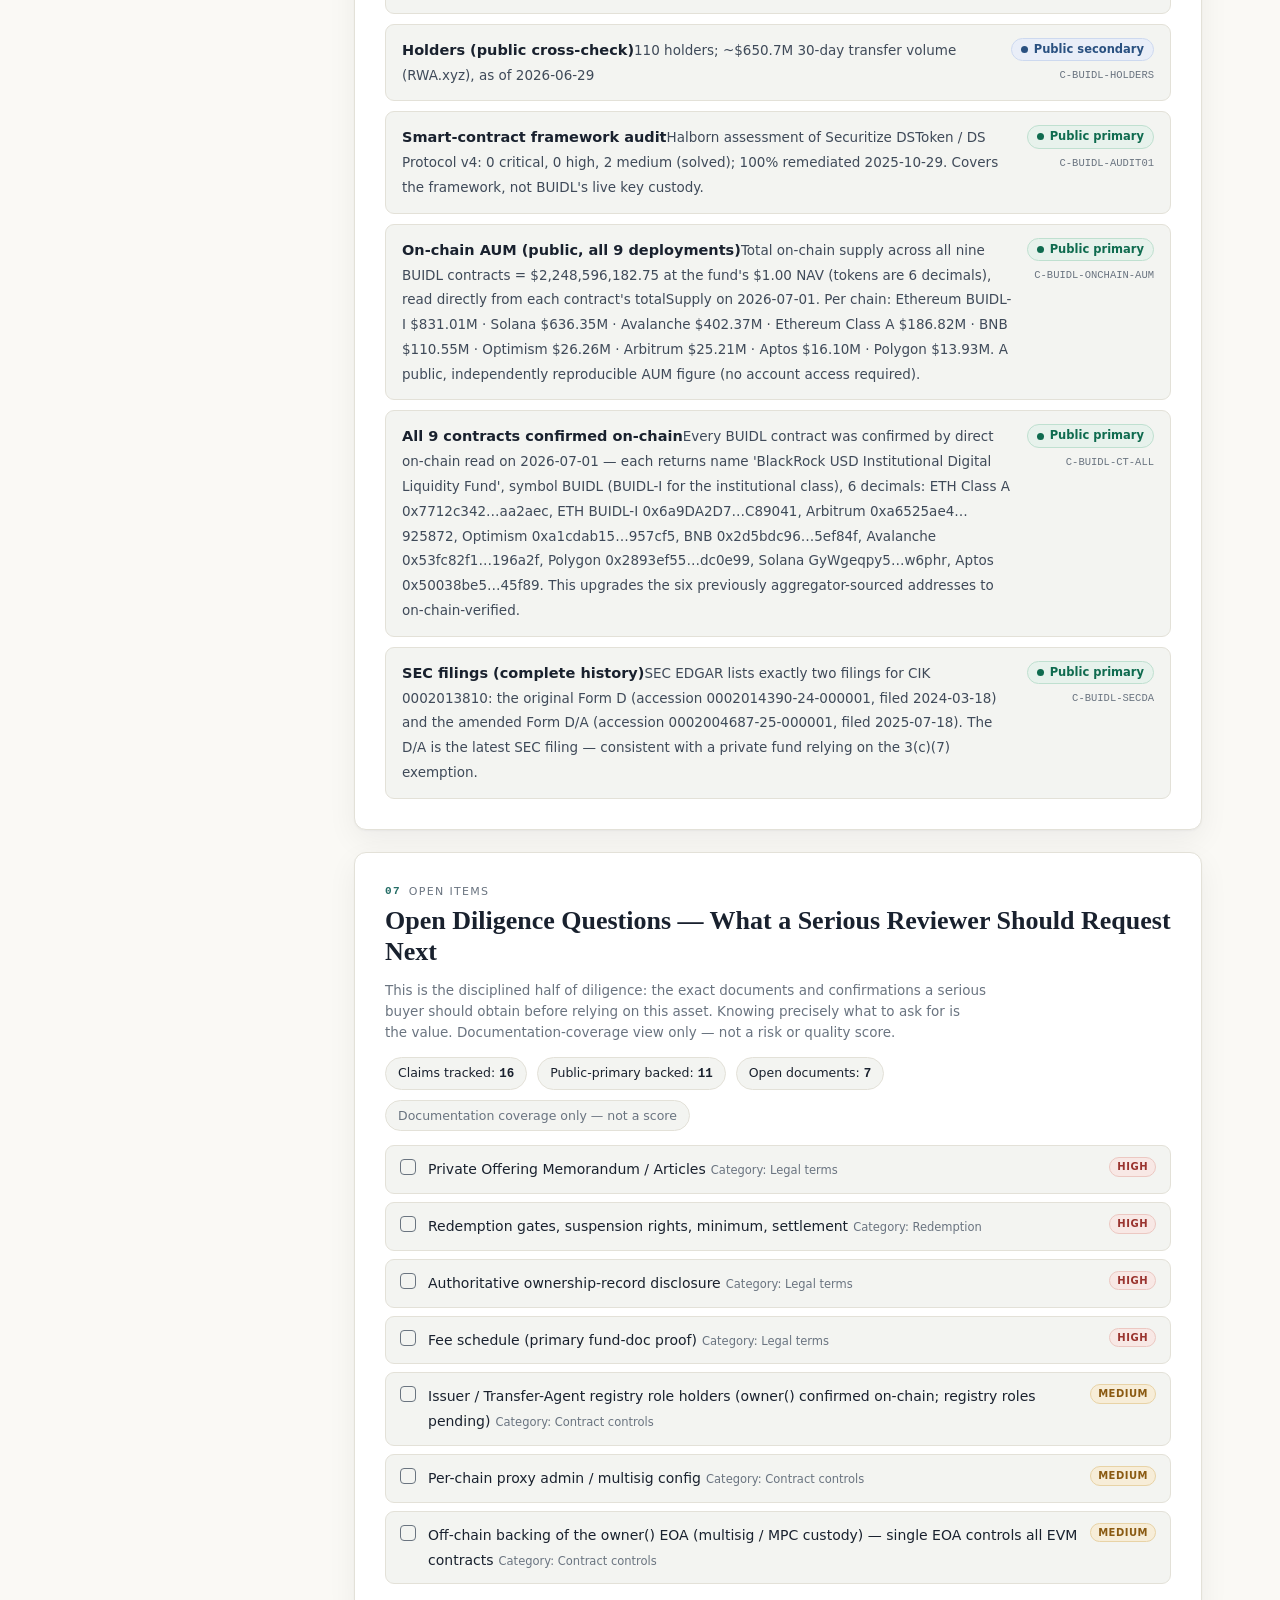
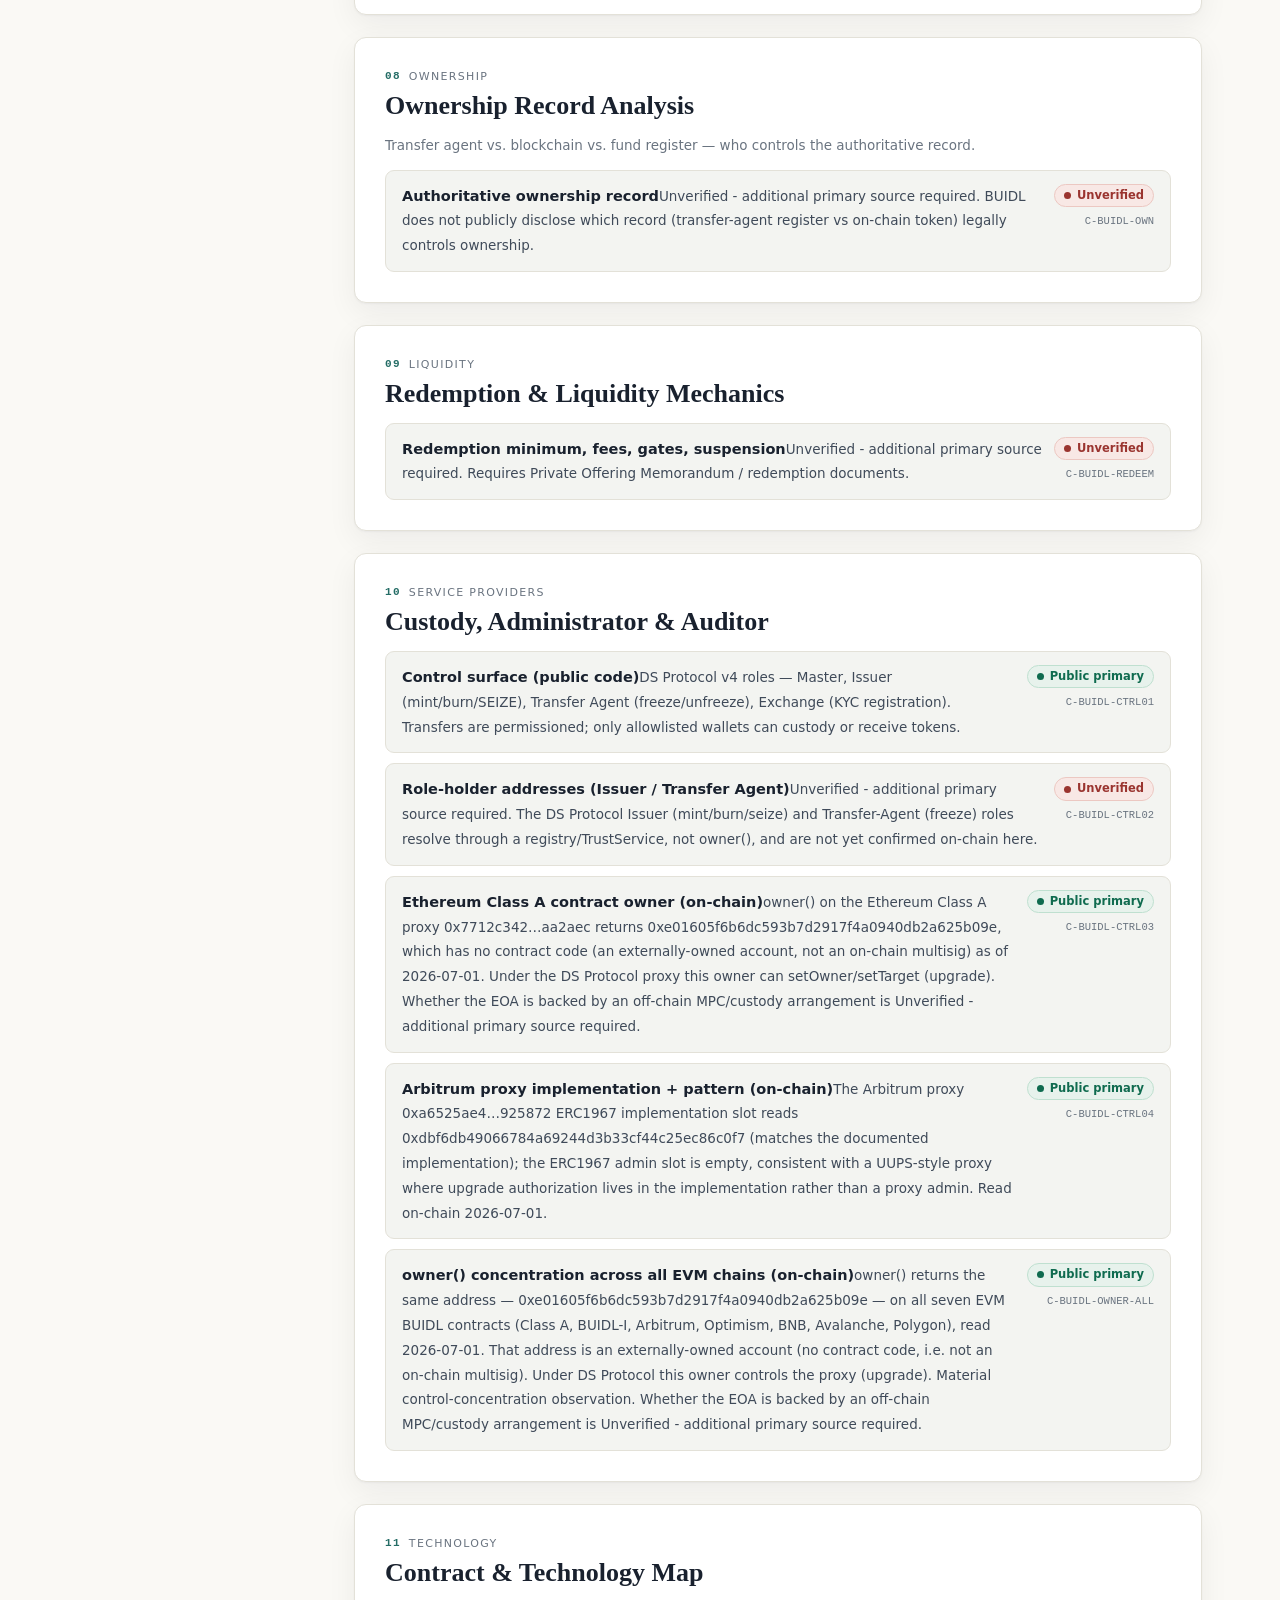
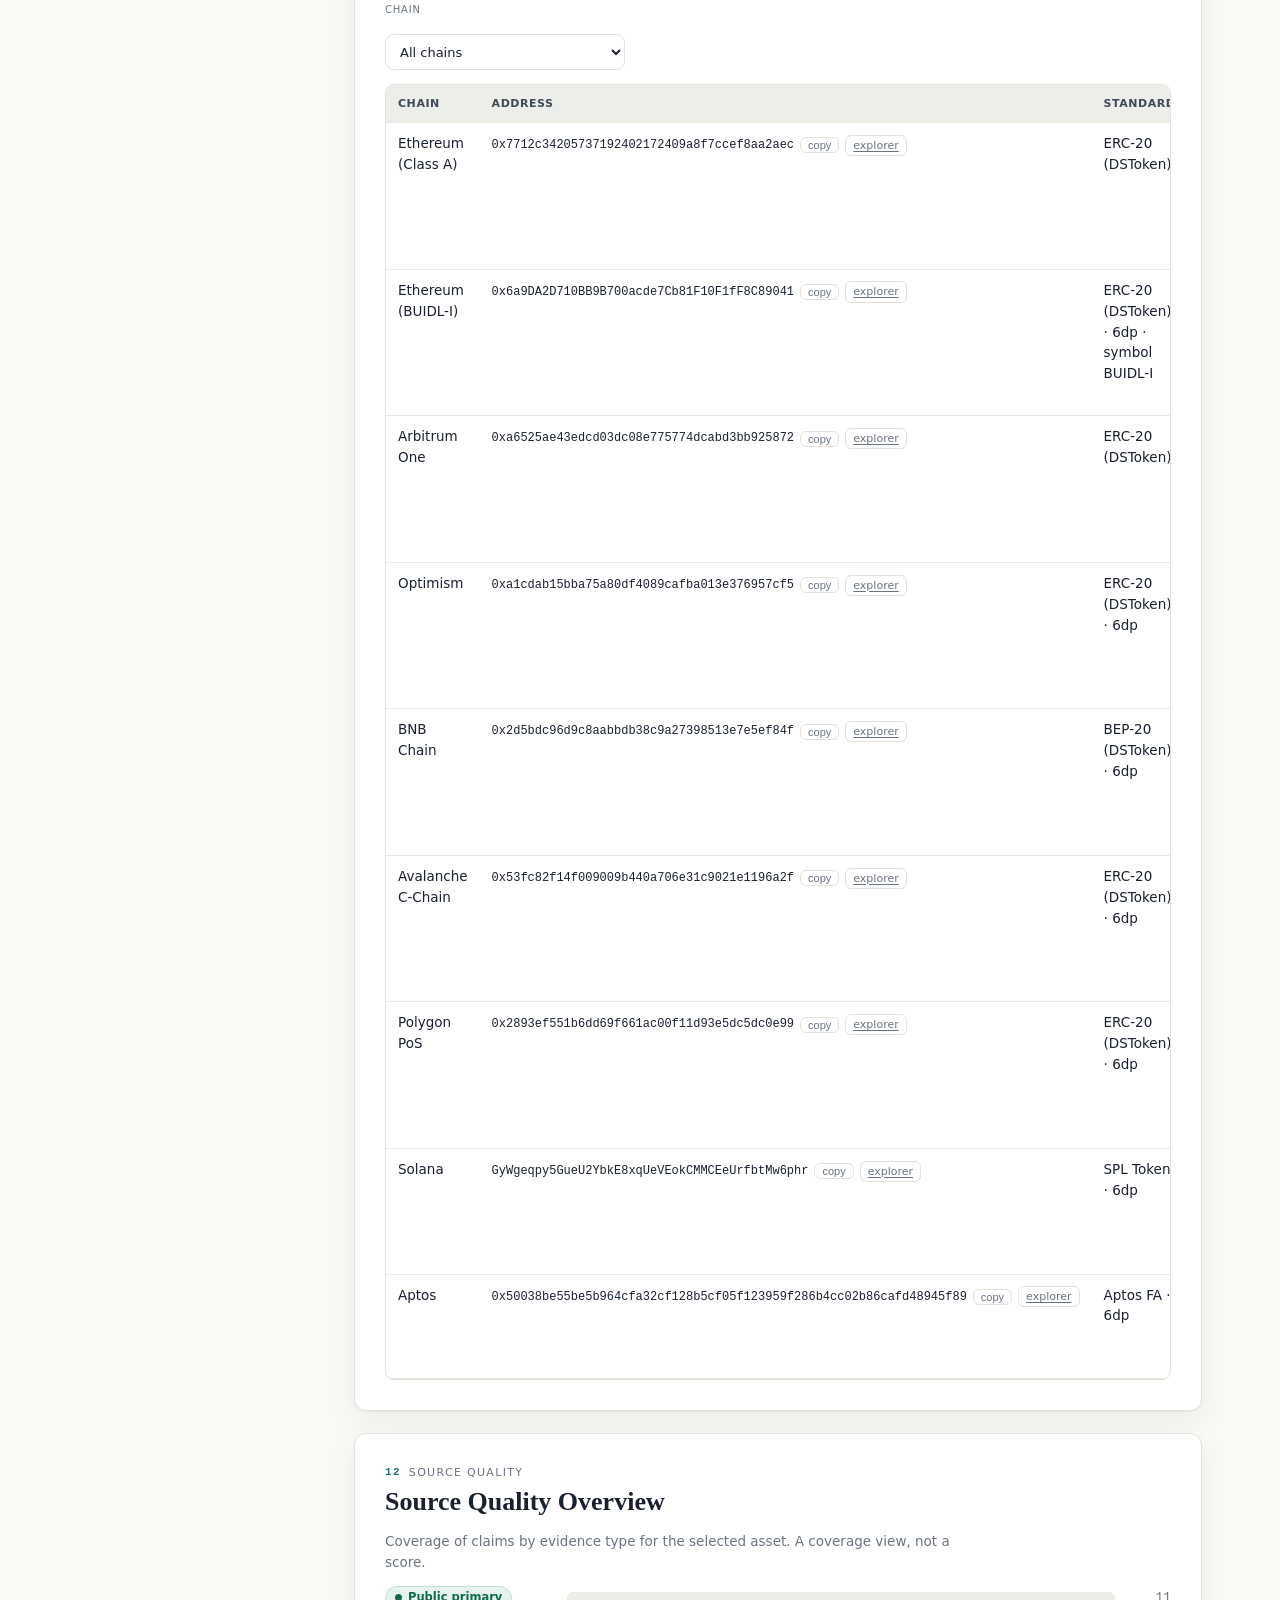
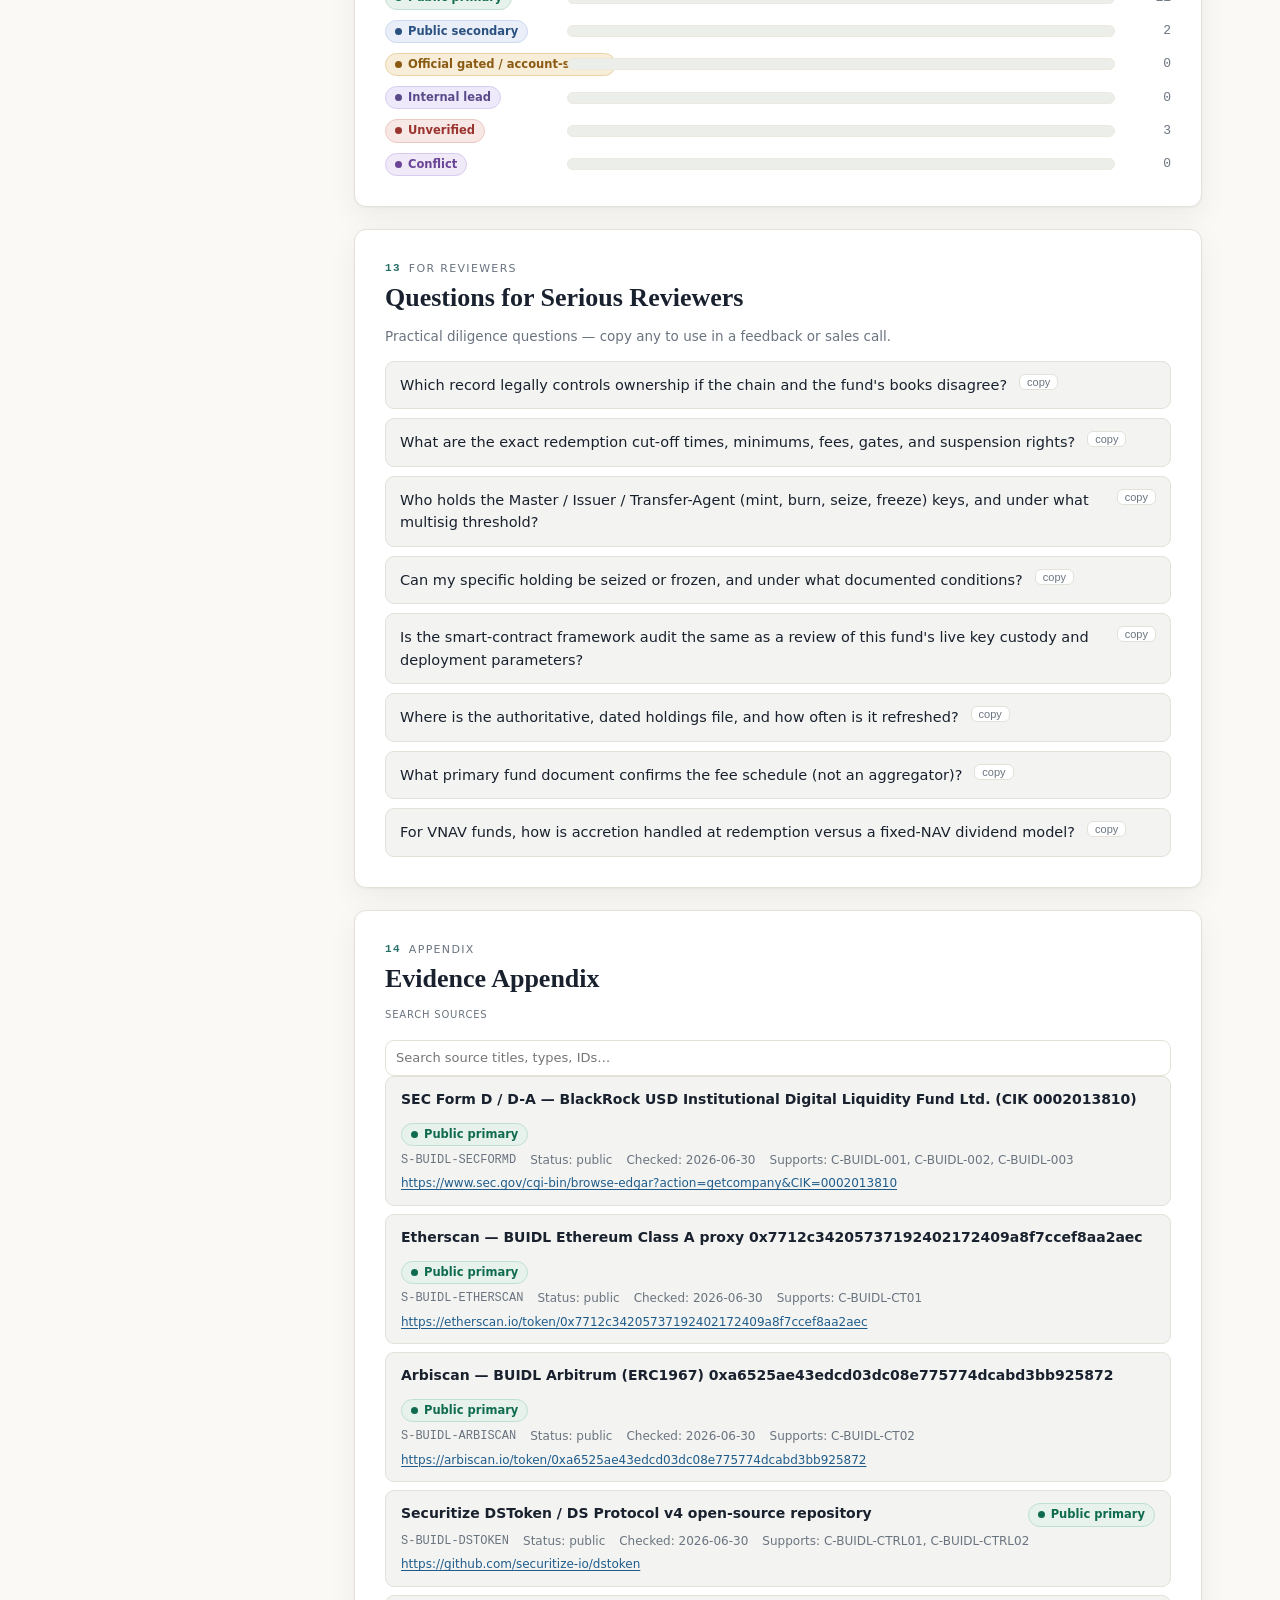
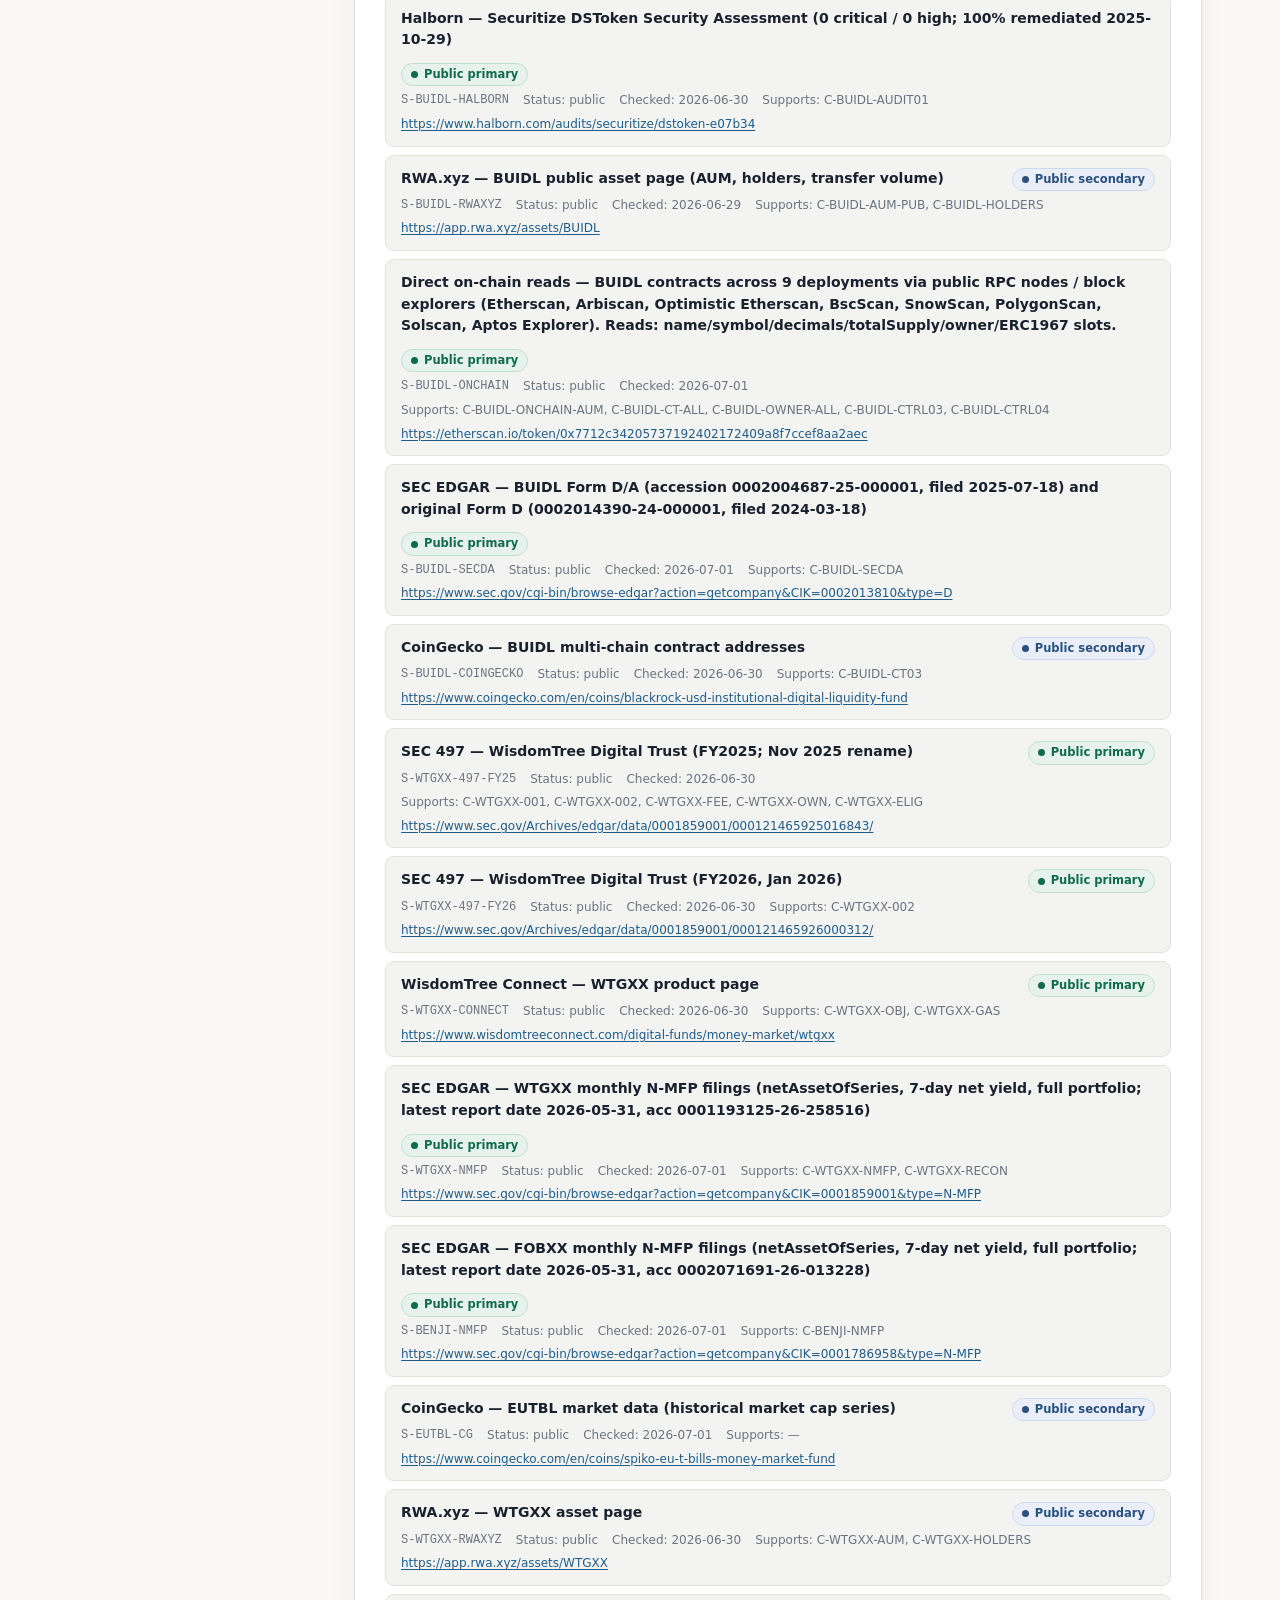
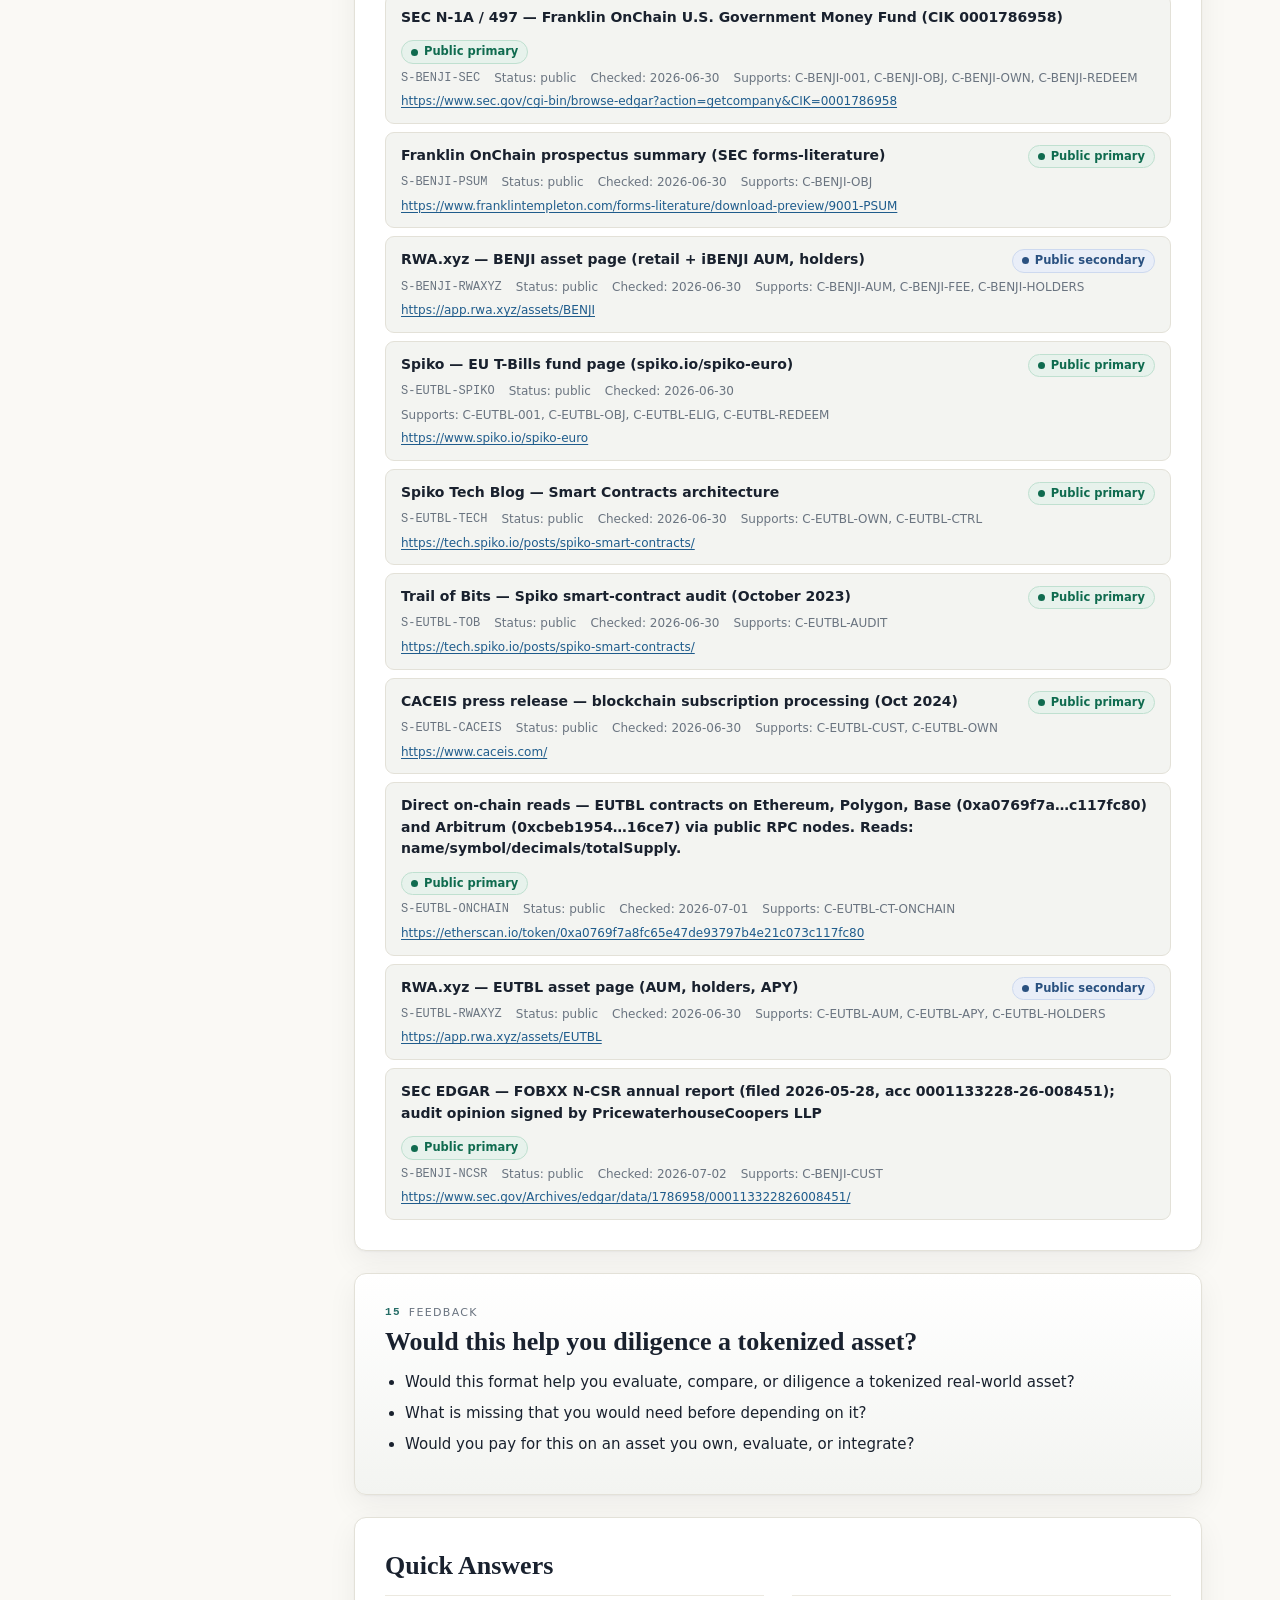
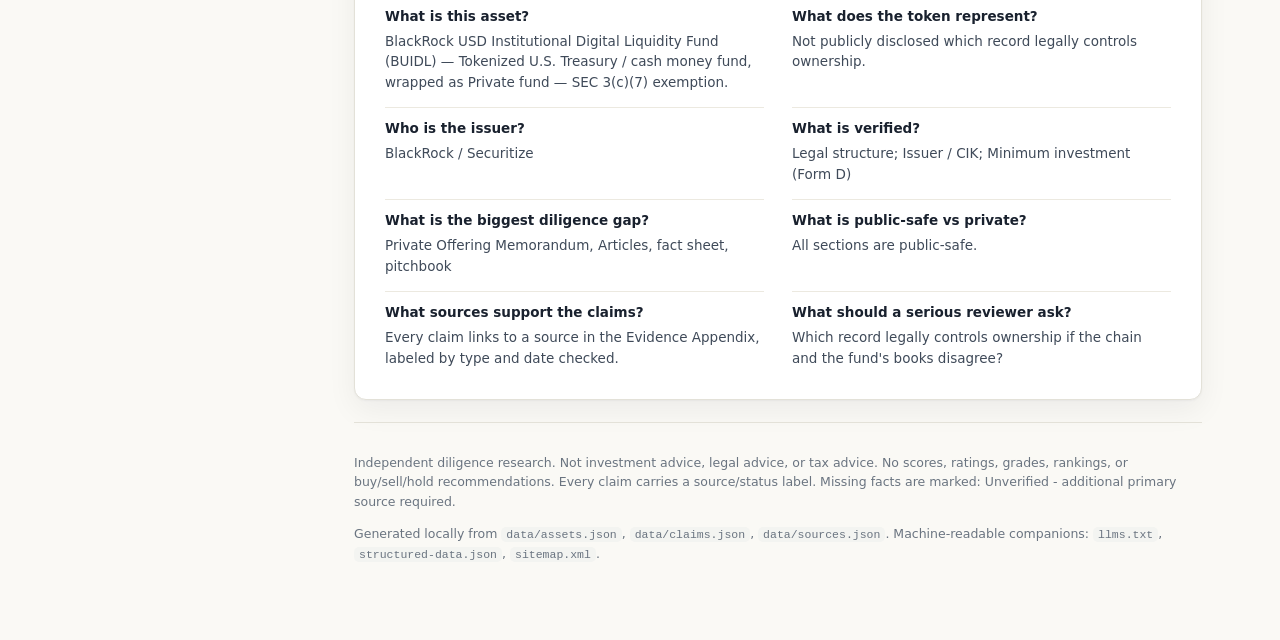
<file: teardown.html>
<!DOCTYPE html>
<html lang="en" data-theme="light">
<head>
  <meta charset="UTF-8" />
  <meta name="viewport" content="width=device-width, initial-scale=1.0" />
  <title>Teardown — Source-Backed Tokenized Fund Diligence</title>
  <meta name="description" content="Interactive, source-backed diligence teardown of a tokenized real-world asset. Every claim labeled by evidence type and tied to a dated source. No scores, no ratings, no investment advice." />
  <meta name="robots" content="noindex, nofollow" />
  <link rel="canonical" href="https://example.com/rwa-teardown/teardown.html" id="canonical-link" />

  <!-- OpenGraph -->
  <meta property="og:type" content="article" />
  <meta property="og:title" content="Tokenized Fund Diligence Teardown" id="og-title" />
  <meta property="og:description" content="Source-backed diligence teardown. Every claim labeled by evidence type. No scores, no advice." />
  <meta property="og:url" content="https://example.com/rwa-teardown/teardown.html" id="og-url" />
  <meta property="og:site_name" content="TokenAsset" />
  <!-- Twitter -->
  <meta name="twitter:card" content="summary_large_image" />
  <meta name="twitter:title" content="Tokenized Fund Diligence Teardown" id="tw-title" />
  <meta name="twitter:description" content="Source-backed diligence teardown. Evidence-labeled. No scores, no advice." />

  <link rel="stylesheet" href="assets/css/styles.css" />
  <!-- Structured data is also available as a static file: structured-data.json -->
  <script type="application/ld+json" id="ld-json"></script>
</head>
<body class="public-safe">
  <a class="skip-link" href="#main">Skip to content</a>

  <!-- 1. TOP ALERT BAND -->
  <div class="alert-band" id="alert-band" role="region" aria-label="Document status and disclaimer">
    <div class="wrap alert-inner">
      <span class="alert-status" id="alert-status">Loading…</span>
      <span class="alert-text">Independent diligence research — not investment, legal, or tax advice. No scores, ratings, or recommendations. Every claim is source-labeled.</span>
    </div>
  </div>

  <!-- MASTHEAD -->
  <header class="masthead" role="banner">
    <div class="wrap masthead-inner">
      <a class="brand" href="index.html" aria-label="TokenAsset — home">
        <span class="brand-mark" aria-hidden="true">◧</span>
        <span class="brand-name">Token<strong>Asset</strong></span>
      </a>

      <div class="toolbar" role="toolbar" aria-label="Page controls">
        <a class="ctl btn" href="index.html" title="Back to overview">Home</a>
        <label class="ctl">
          <span class="ctl-label">Asset</span>
          <select id="asset-select" aria-label="Select asset"></select>
        </label>
        <button class="ctl btn" id="public-safe-toggle" aria-pressed="true" title="Hide private / account-gated sections">Public-safe mode</button>
        <button class="ctl btn" id="unverified-toggle" aria-pressed="false" title="Show only unverified / missing items">Unverified only</button>
        <button class="ctl btn" id="theme-toggle" aria-pressed="false" title="Toggle light/dark">Dark</button>
        <button class="ctl btn" id="print-btn" title="Print or save as PDF">Print / PDF</button>
      </div>
    </div>
  </header>

  <div class="layout wrap">
    <!-- STICKY SECTION NAV -->
    <nav class="rail" id="rail" aria-label="Section navigation">
      <p class="rail-title">Sections</p>
      <ol id="rail-list"></ol>
      <div class="legend" aria-label="Evidence status legend">
        <p class="rail-title">Evidence legend</p>
        <ul id="legend-list"></ul>
      </div>
    </nav>

    <main id="main" class="content" tabindex="-1">

      <!-- HERO / EXEC SUMMARY -->
      <section id="overview" class="card hero" aria-labelledby="overview-h">
        <p class="eyebrow"><span class="num">00</span> Teardown</p>
        <h1 id="overview-h"></h1>
        <p class="lede" id="overview-lede"></p>
        <dl class="hero-meta" id="hero-meta"></dl>
      </section>

      <!-- 2. ASSET INTELLIGENCE TAPE -->
      <section id="tape" class="card" aria-labelledby="tape-h">
        <p class="eyebrow"><span class="num">01</span> Tracked assets</p>
        <h2 id="tape-h">Asset Intelligence Tape</h2>
        <p class="section-note">Dated, sourced figures only. No live price simulation. Unverified figures are labeled as such.</p>
        <div class="tape" id="tape-strip" role="list"></div>
      </section>

      <!-- 3. EXECUTIVE SNAPSHOT -->
      <section id="snapshot" class="card" aria-labelledby="snapshot-h">
        <p class="eyebrow"><span class="num">02</span> Snapshot</p>
        <h2 id="snapshot-h">Executive Snapshot</h2>
        <div class="snapshot-grid" id="snapshot-grid"></div>
        <div class="gaps" id="snapshot-gaps"></div>
      </section>

      <!-- 4. CORE QUESTION -->
      <section id="core" class="card" aria-labelledby="core-h">
        <p class="eyebrow"><span class="num">03</span> The core question</p>
        <h2 id="core-h"></h2>
        <p class="lede" id="core-why"></p>
        <div class="table-scroll">
          <table class="data-table" id="core-table">
            <thead><tr><th scope="col">Asset</th><th scope="col">Who controls the authoritative record?</th><th scope="col">Evidence</th></tr></thead>
            <tbody></tbody>
          </table>
        </div>
      </section>

      <!-- TOOLS: search + filter -->
      <section id="explore" class="card" aria-labelledby="explore-h">
        <p class="eyebrow"><span class="num">04</span> Explore the evidence</p>
        <h2 id="explore-h">Search &amp; Filter Claims</h2>
        <div class="filters">
          <label class="field">
            <span class="ctl-label">Search claims</span>
            <input type="search" id="claim-search" placeholder="e.g. redemption, custodian, freeze…" aria-label="Search claims" />
          </label>
          <label class="field">
            <span class="ctl-label">Evidence type</span>
            <select id="evidence-filter" aria-label="Filter by evidence type">
              <option value="all">All evidence types</option>
              <option value="public-primary">Public primary</option>
              <option value="public-secondary">Public secondary</option>
              <option value="official-gated">Official gated / account-source</option>
              <option value="internal-lead">Internal lead</option>
              <option value="unverified">Unverified</option>
              <option value="conflict">Conflict</option>
            </select>
          </label>
        </div>
      </section>

      <!-- 5. VERIFIED PUBLIC FACTS -->
      <section id="facts" class="card claims-section" data-section="facts" aria-labelledby="facts-h">
        <p class="eyebrow"><span class="num">05</span> Verified facts</p>
        <h2 id="facts-h">Verified Public Facts</h2>
        <div class="claim-list"></div>
      </section>

      <!-- 6. OFFICIAL GATED / PRIVATE-ONLY -->
      <section id="gated" class="card claims-section private-section" data-section="gated" aria-labelledby="gated-h">
        <p class="eyebrow private-eyebrow"><span class="num">06</span> Private · account-source</p>
        <h2 id="gated-h">Official Gated / Private-Only Evidence</h2>
        <p class="private-banner">Official gated / account-source evidence; public redistribution permission not established. Hidden in public-safe mode.</p>
        <div class="claim-list"></div>
      </section>

      <!-- 7. OPEN DILIGENCE QUESTIONS -->
      <section id="missing" class="card" data-section="missing" aria-labelledby="missing-h">
        <p class="eyebrow"><span class="num">07</span> Open items</p>
        <h2 id="missing-h">Open Diligence Questions — What a Serious Reviewer Should Request Next</h2>
        <p class="section-note">This is the disciplined half of diligence: the exact documents and confirmations a serious buyer should obtain before relying on this asset. Knowing precisely what to ask for is the value. Documentation-coverage view only — not a risk or quality score.</p>
        <div class="coverage" id="coverage"></div>
        <ul class="checklist" id="missing-list"></ul>
      </section>

      <!-- 8. OWNERSHIP RECORD -->
      <section id="ownership" class="card claims-section" data-section="ownership" aria-labelledby="ownership-h">
        <p class="eyebrow"><span class="num">08</span> Ownership</p>
        <h2 id="ownership-h">Ownership Record Analysis</h2>
        <p class="section-note">Transfer agent vs. blockchain vs. fund register — who controls the authoritative record.</p>
        <div class="claim-list"></div>
      </section>

      <!-- 9. REDEMPTION / LIQUIDITY -->
      <section id="redemption" class="card claims-section" data-section="redemption" aria-labelledby="redemption-h">
        <p class="eyebrow"><span class="num">09</span> Liquidity</p>
        <h2 id="redemption-h">Redemption &amp; Liquidity Mechanics</h2>
        <div class="claim-list"></div>
      </section>

      <!-- 10. CUSTODY / ADMIN / AUDITOR -->
      <section id="custody" class="card claims-section" data-section="custody" aria-labelledby="custody-h">
        <p class="eyebrow"><span class="num">10</span> Service providers</p>
        <h2 id="custody-h">Custody, Administrator &amp; Auditor</h2>
        <div class="claim-list"></div>
      </section>

      <!-- 11. CONTRACT / TECH MAP -->
      <section id="contracts" class="card" aria-labelledby="contracts-h">
        <p class="eyebrow"><span class="num">11</span> Technology</p>
        <h2 id="contracts-h">Contract &amp; Technology Map</h2>
        <label class="field inline">
          <span class="ctl-label">Chain</span>
          <select id="chain-filter" aria-label="Filter contracts by chain"><option value="all">All chains</option></select>
        </label>
        <div class="table-scroll">
          <table class="data-table" id="contracts-table">
            <thead><tr>
              <th scope="col">Chain</th><th scope="col">Address</th><th scope="col">Standard</th>
              <th scope="col">Proxy</th><th scope="col">Controls</th><th scope="col">Role holders</th><th scope="col">Evidence</th>
            </tr></thead>
            <tbody></tbody>
          </table>
        </div>
      </section>

      <!-- 12. SOURCE QUALITY -->
      <section id="quality" class="card" aria-labelledby="quality-h">
        <p class="eyebrow"><span class="num">12</span> Source quality</p>
        <h2 id="quality-h">Source Quality Overview</h2>
        <p class="section-note">Coverage of claims by evidence type for the selected asset. A coverage view, not a score.</p>
        <div class="quality-bars" id="quality-bars"></div>
      </section>

      <!-- 13. REVIEWER QUESTIONS -->
      <section id="questions" class="card" aria-labelledby="questions-h">
        <p class="eyebrow"><span class="num">13</span> For reviewers</p>
        <h2 id="questions-h">Questions for Serious Reviewers</h2>
        <p class="section-note">Practical diligence questions — copy any to use in a feedback or sales call.</p>
        <ul class="question-list" id="question-list"></ul>
      </section>

      <!-- 14. EVIDENCE APPENDIX -->
      <section id="appendix" class="card" aria-labelledby="appendix-h">
        <p class="eyebrow"><span class="num">14</span> Appendix</p>
        <h2 id="appendix-h">Evidence Appendix</h2>
        <label class="field">
          <span class="ctl-label">Search sources</span>
          <input type="search" id="source-search" placeholder="Search source titles, types, IDs…" aria-label="Search sources" />
        </label>
        <div id="appendix-list" class="appendix-list"></div>
      </section>

      <!-- 15. FEEDBACK ASK -->
      <section id="feedback" class="card feedback" aria-labelledby="feedback-h">
        <p class="eyebrow"><span class="num">15</span> Feedback</p>
        <h2 id="feedback-h">Would this help you diligence a tokenized asset?</h2>
        <ul class="feedback-questions">
          <li>Would this format help you evaluate, compare, or diligence a tokenized real-world asset?</li>
          <li>What is missing that you would need before depending on it?</li>
          <li>Would you pay for this on an asset you own, evaluate, or integrate?</li>
        </ul>
      </section>

      <!-- PLAIN-LANGUAGE ANSWER BLOCK (for AI agents & quick scan) -->
      <section id="answers" class="card answers" aria-labelledby="answers-h">
        <h2 id="answers-h">Quick Answers</h2>
        <div class="qa" id="qa-block"></div>
      </section>

      <footer class="site-footer">
        <p id="footer-disclaimer"></p>
        <p class="muted">Generated locally from <code>data/assets.json</code>, <code>data/claims.json</code>, <code>data/sources.json</code>. Machine-readable companions: <code>llms.txt</code>, <code>structured-data.json</code>, <code>sitemap.xml</code>.</p>
      </footer>
    </main>
  </div>

  <div class="toast" id="toast" role="status" aria-live="polite"></div>

  <script src="assets/js/app.js" defer></script>
</body>
</html>
</file>
<file: assets/css/styles.css>
/* =========================================================================
   RWA Diligence Teardown — institutional design system
   Reusable across teardowns. Themed entirely with CSS custom properties.
   No crypto/neon aesthetic. No score/rating visuals. Coverage bars only.
   ========================================================================= */

:root {
  --paper:#f5f3ee; --bg:#faf9f5; --panel:#ffffff; --panel-2:#f3f4f1; --panel-3:#eceee9;
  --ink:#19212e; --ink-2:#3f4a59; --muted:#6a7480; --line:#e3e1d8; --hair:#ece9e0;
  --accent:#1f3a5f; --accent-2:#256d66; --link:#1f5c8c; --focus:#256d66;

  --s-pp-fg:#0f6b4f; --s-pp-bg:#e7f2ec; --s-pp-bd:#bfe0d0;   /* public primary */
  --s-ps-fg:#2a5180; --s-ps-bg:#e9eef8; --s-ps-bd:#cdd9ef;   /* public secondary */
  --s-og-fg:#8a5a12; --s-og-bg:#f7edd8; --s-og-bd:#e8d3a6;   /* official gated */
  --s-il-fg:#5a4a8a; --s-il-bg:#eeeafb; --s-il-bd:#d6cdf0;   /* internal lead */
  --s-uv-fg:#9a342f; --s-uv-bg:#f8e8e5; --s-uv-bd:#ecc8c2;   /* unverified */
  --s-cf-fg:#6a4596; --s-cf-bg:#efe9f8; --s-cf-bd:#d8cbef;   /* conflict */

  --radius-sm:9px; --radius-md:12px; --pill:99px;
  --maxw:1180px; --rail:248px;
  --serif:"Iowan Old Style","Palatino Linotype",Palatino,"Book Antiqua",Georgia,"Times New Roman",serif;
  --sans:system-ui,-apple-system,"Segoe UI",Roboto,Helvetica,Arial,sans-serif;
  --mono:ui-monospace,"SF Mono",Menlo,Consolas,"Liberation Mono",monospace;
  --shadow:0 1px 2px rgba(16,24,40,.04), 0 10px 30px rgba(16,24,40,.06);
}
[data-theme="dark"] {
  --paper:#0c1016; --bg:#0c1016; --panel:#141b24; --panel-2:#1a222d; --panel-3:#202a36;
  --ink:#e9eef4; --ink-2:#bcc6d2; --muted:#8b95a2; --line:#27313d; --hair:#1f2630;
  --accent:#83a9d6; --accent-2:#5cb6ac; --link:#8cc0ea; --focus:#5cb6ac;

  --s-pp-fg:#74d7ab; --s-pp-bg:#10241d; --s-pp-bd:#1f4034;
  --s-ps-fg:#8fb6ec; --s-ps-bg:#121d2e; --s-ps-bd:#22344e;
  --s-og-fg:#e3b15f; --s-og-bg:#26200f; --s-og-bd:#43381b;
  --s-il-fg:#bba6ec; --s-il-bg:#1a1530; --s-il-bd:#2f2650;
  --s-uv-fg:#ef9b94; --s-uv-bg:#271513; --s-uv-bd:#45221f;
  --s-cf-fg:#bfa6ec; --s-cf-bg:#1d1630; --s-cf-bd:#332650;
  --shadow:0 1px 2px rgba(0,0,0,.4), 0 12px 32px rgba(0,0,0,.36);
}

* { box-sizing:border-box; }
html { scroll-behavior:smooth; }
@media (prefers-reduced-motion: reduce) { html { scroll-behavior:auto; } *,*::before,*::after { animation-duration:.001ms !important; transition-duration:.001ms !important; } }

body {
  margin:0; background:var(--bg); color:var(--ink);
  font-family:var(--sans); font-size:16px; line-height:1.55;
  -webkit-font-smoothing:antialiased;
}
.wrap { max-width:var(--maxw); margin:0 auto; padding:0 clamp(16px,3vw,28px); }

a { color:var(--link); text-underline-offset:2px; }
a:focus-visible, button:focus-visible, select:focus-visible, input:focus-visible, [tabindex]:focus-visible {
  outline:2px solid var(--focus); outline-offset:2px; border-radius:4px;
}
.skip-link { position:absolute; left:-9999px; top:0; background:var(--accent); color:#fff; padding:10px 16px; z-index:100; border-radius:0 0 8px 0; }
.skip-link:focus { left:0; }

/* ---- Alert band ---- */
.alert-band { background:var(--accent); color:#fff; font-size:13px; }
[data-theme="dark"] .alert-band { background:#10202f; }
.alert-inner { display:flex; gap:14px; align-items:center; padding:8px 0; flex-wrap:wrap; }
.alert-status { font-weight:700; letter-spacing:.02em; text-transform:uppercase; font-size:11px; background:rgba(255,255,255,.16); padding:3px 9px; border-radius:var(--pill); white-space:nowrap; }
.alert-text { opacity:.92; }

/* ---- Masthead ---- */
.masthead { position:sticky; top:0; z-index:40; background:color-mix(in srgb, var(--panel) 88%, transparent); backdrop-filter:saturate(140%) blur(8px); border-bottom:1px solid var(--line); }
.masthead-inner { display:flex; align-items:center; justify-content:space-between; gap:18px; padding:12px 0; flex-wrap:wrap; }
.brand { display:flex; align-items:center; gap:10px; }
.brand-mark { color:var(--accent-2); font-size:22px; line-height:1; }
.brand-name { font-family:var(--serif); font-size:18px; letter-spacing:.01em; }
.brand-name strong { color:var(--accent); }
.toolbar { display:flex; gap:8px; align-items:center; flex-wrap:wrap; }
.ctl { font-size:13px; }
.ctl-label { display:block; font-size:10px; text-transform:uppercase; letter-spacing:.08em; color:var(--muted); margin-bottom:3px; }
select, input[type="search"] {
  font:inherit; font-size:13px; color:var(--ink); background:var(--panel); border:1px solid var(--line);
  padding:7px 10px; border-radius:var(--radius-sm); min-height:36px;
}
/* Cap the asset select so its long option labels can't force horizontal page overflow. */
#asset-select { max-width:min(260px, 60vw); text-overflow:ellipsis; }
.btn { background:var(--panel); border:1px solid var(--line); color:var(--ink); padding:8px 12px; border-radius:var(--radius-sm); cursor:pointer; min-height:36px; font-size:13px; }
.btn:hover { border-color:var(--accent-2); }
.btn[aria-pressed="true"] { background:var(--accent); color:#fff; border-color:var(--accent); }

/* ---- Layout ---- */
.layout { display:grid; grid-template-columns:var(--rail) 1fr; gap:28px; align-items:start; padding-top:24px; padding-bottom:64px; }
.rail { position:sticky; top:74px; align-self:start; font-size:13px; }
.rail-title { font-size:10px; text-transform:uppercase; letter-spacing:.1em; color:var(--muted); margin:0 0 8px; }
#rail-list { list-style:none; margin:0 0 22px; padding:0; counter-reset:r; }
#rail-list li a { display:block; padding:5px 8px; border-left:2px solid transparent; color:var(--ink-2); text-decoration:none; border-radius:0 6px 6px 0; }
#rail-list li a:hover { background:var(--panel-2); }
#rail-list li a.active { border-left-color:var(--accent-2); color:var(--ink); background:var(--panel-2); font-weight:600; }
.legend ul { list-style:none; margin:0; padding:0; display:flex; flex-direction:column; gap:6px; }
.legend li { display:flex; align-items:center; gap:7px; font-size:12px; color:var(--ink-2); }

/* ---- Cards / sections ---- */
.content { min-width:0; }
.card { background:var(--panel); border:1px solid var(--line); border-radius:var(--radius-md); box-shadow:var(--shadow); padding:clamp(18px,3vw,30px); margin:0 0 22px; scroll-margin-top:78px; }
.eyebrow { font-size:11px; text-transform:uppercase; letter-spacing:.12em; color:var(--muted); margin:0 0 6px; display:flex; align-items:center; gap:8px; }
.eyebrow .num { font-family:var(--mono); color:var(--accent-2); font-weight:700; }
.private-eyebrow .num { color:var(--s-og-fg); }
h1 { font-family:var(--serif); font-size:clamp(26px,4vw,38px); line-height:1.12; margin:.1em 0 .3em; letter-spacing:-.01em; }
h2 { font-family:var(--serif); font-size:clamp(20px,2.6vw,26px); line-height:1.18; margin:.1em 0 .5em; }
.lede { font-size:clamp(15px,1.6vw,17px); color:var(--ink-2); max-width:68ch; }
.section-note { color:var(--muted); font-size:13.5px; margin:.2em 0 1em; max-width:70ch; }

/* ---- Hero ---- */
.hero h1 { margin-bottom:.2em; }
.hero-meta { display:grid; grid-template-columns:repeat(auto-fit,minmax(200px,1fr)); gap:14px 28px; margin:22px 0 0; }
.hero-meta div { border-top:1px solid var(--hair); padding-top:10px; }
.hero-meta dt { font-size:10.5px; text-transform:uppercase; letter-spacing:.08em; color:var(--muted); margin-bottom:3px; }
.hero-meta dd { margin:0; font-size:14.5px; }

/* ---- Status badges ---- */
.badge { display:inline-flex; align-items:center; gap:6px; font-size:11.5px; font-weight:600; padding:2px 9px; border-radius:var(--pill); border:1px solid; white-space:nowrap; line-height:1.5; }
.badge .dot { width:7px; height:7px; border-radius:50%; background:currentColor; flex:none; }
.badge.public-primary{ color:var(--s-pp-fg); background:var(--s-pp-bg); border-color:var(--s-pp-bd); }
.badge.public-secondary{ color:var(--s-ps-fg); background:var(--s-ps-bg); border-color:var(--s-ps-bd); }
.badge.official-gated{ color:var(--s-og-fg); background:var(--s-og-bg); border-color:var(--s-og-bd); }
.badge.internal-lead{ color:var(--s-il-fg); background:var(--s-il-bg); border-color:var(--s-il-bd); }
.badge.unverified{ color:var(--s-uv-fg); background:var(--s-uv-bg); border-color:var(--s-uv-bd); }
.badge.conflict{ color:var(--s-cf-fg); background:var(--s-cf-bg); border-color:var(--s-cf-bd); }

/* ---- Tape ---- */
.tape { display:grid; grid-template-columns:repeat(auto-fit,minmax(230px,1fr)); gap:12px; }
.tape-card { border:1px solid var(--line); border-radius:var(--radius-sm); padding:14px; background:var(--panel-2); }
.tape-card.is-active { border-color:var(--accent-2); box-shadow:inset 0 0 0 1px var(--accent-2); }
.tape-tic { font-family:var(--mono); font-weight:700; font-size:13px; letter-spacing:.04em; }
.tape-name { font-size:11.5px; color:var(--muted); margin:2px 0 10px; line-height:1.3; min-height:2.6em; }
.tape-row { display:flex; justify-content:space-between; gap:8px; font-size:13px; padding:3px 0; border-top:1px dashed var(--hair); }
.tape-row .k { color:var(--muted); }
.tape-row .v { font-family:var(--mono); text-align:right; }
.tape-date { font-size:10.5px; color:var(--muted); margin-top:8px; }
.tape-card .badge { margin-top:8px; }

/* ---- Snapshot ---- */
.snapshot-grid { display:grid; grid-template-columns:repeat(auto-fit,minmax(220px,1fr)); gap:14px; }
.snap { border:1px solid var(--line); border-radius:var(--radius-sm); padding:13px 15px; background:var(--panel-2); }
.snap dt { font-size:10.5px; text-transform:uppercase; letter-spacing:.08em; color:var(--muted); }
.snap dd { margin:4px 0 0; font-size:14.5px; }
.gaps { margin-top:18px; border-top:1px solid var(--hair); padding-top:14px; }
.gaps h3 { font-size:13px; text-transform:uppercase; letter-spacing:.06em; color:var(--muted); margin:0 0 8px; }
.gaps ul { margin:0; padding-left:18px; columns:2; column-gap:28px; }
@media (max-width:640px){ .gaps ul { columns:1; } }
.gaps li { margin:0 0 5px; font-size:14px; }

/* ---- Tables ---- */
.table-scroll { overflow-x:auto; border:1px solid var(--line); border-radius:var(--radius-sm); }
.data-table { border-collapse:collapse; width:100%; font-size:13.5px; min-width:560px; }
.data-table th, .data-table td { text-align:left; padding:10px 12px; border-bottom:1px solid var(--hair); vertical-align:top; }
.data-table thead th { position:sticky; top:0; background:var(--panel-3); font-size:11px; text-transform:uppercase; letter-spacing:.05em; color:var(--ink-2); z-index:1; }
.data-table tbody tr:hover { background:var(--panel-2); }
.data-table .mono { font-family:var(--mono); font-size:12px; }
.addr { display:inline-flex; align-items:center; gap:6px; }
.copy-btn { font-size:11px; padding:1px 7px; border:1px solid var(--line); background:var(--panel); border-radius:6px; cursor:pointer; color:var(--muted); }
.copy-btn:hover { color:var(--ink); border-color:var(--accent-2); }

/* ---- Claim cards ---- */
.claim-list { display:flex; flex-direction:column; gap:10px; }
.claim { border:1px solid var(--line); border-radius:var(--radius-sm); background:var(--panel-2); overflow:hidden; }
.claim > summary { list-style:none; cursor:pointer; padding:13px 16px; display:flex; gap:12px; align-items:flex-start; justify-content:space-between; }
.claim > summary::-webkit-details-marker { display:none; }
.claim .c-label { font-weight:600; font-size:14.5px; }
.claim .c-value { color:var(--ink-2); font-size:13.5px; margin-top:3px; }
.claim .c-right { display:flex; flex-direction:column; align-items:flex-end; gap:6px; flex:none; }
.claim .c-id { font-family:var(--mono); font-size:10.5px; color:var(--muted); }
.claim-body { padding:0 16px 14px; border-top:1px dashed var(--hair); margin-top:2px; }
.claim-body .meta-row { display:flex; flex-wrap:wrap; gap:6px 16px; font-size:12.5px; color:var(--muted); margin-top:10px; }
.claim-body .src-list { margin:8px 0 0; padding-left:0; list-style:none; display:flex; flex-direction:column; gap:4px; }
.claim-body .src-list li { font-size:12.5px; }
.empty { color:var(--muted); font-style:italic; padding:8px 2px; font-size:13.5px; }

/* ---- Coverage / quality bars (documentation coverage ONLY) ---- */
.coverage { display:flex; flex-wrap:wrap; gap:10px; margin-bottom:14px; }
.cov-pill { font-size:12.5px; border:1px solid var(--line); border-radius:var(--pill); padding:5px 12px; background:var(--panel-2); }
.cov-pill b { font-family:var(--mono); }
.quality-bars { display:flex; flex-direction:column; gap:10px; }
.qbar { display:grid; grid-template-columns:170px 1fr 44px; gap:12px; align-items:center; font-size:13px; }
.qbar .track { background:var(--panel-3); border-radius:var(--pill); height:12px; overflow:hidden; border:1px solid var(--hair); }
.qbar .fill { height:100%; border-radius:var(--pill); }
.qbar .fill.public-primary{ background:var(--s-pp-fg); }
.qbar .fill.public-secondary{ background:var(--s-ps-fg); }
.qbar .fill.official-gated{ background:var(--s-og-fg); }
.qbar .fill.internal-lead{ background:var(--s-il-fg); }
.qbar .fill.unverified{ background:var(--s-uv-fg); }
.qbar .fill.conflict{ background:var(--s-cf-fg); }
.qbar .cnt { font-family:var(--mono); text-align:right; color:var(--muted); }
@media (max-width:560px){ .qbar { grid-template-columns:110px 1fr 36px; } }

/* ---- Checklist ---- */
.checklist { list-style:none; margin:0; padding:0; display:flex; flex-direction:column; gap:8px; }
.checklist li { display:flex; gap:12px; align-items:flex-start; border:1px solid var(--line); border-radius:var(--radius-sm); padding:11px 14px; background:var(--panel-2); }
.checklist .box { width:16px; height:16px; border:1.5px solid var(--muted); border-radius:4px; margin-top:2px; flex:none; }
.checklist .ci-text { font-size:14px; }
.checklist .ci-meta { font-size:11.5px; color:var(--muted); margin-top:2px; }
.prio { font-size:10px; font-weight:700; text-transform:uppercase; letter-spacing:.05em; padding:1px 7px; border-radius:var(--pill); }
.prio.high{ color:var(--s-uv-fg); background:var(--s-uv-bg); border:1px solid var(--s-uv-bd); }
.prio.medium{ color:var(--s-og-fg); background:var(--s-og-bg); border:1px solid var(--s-og-bd); }
.prio.low{ color:var(--muted); background:var(--panel-3); border:1px solid var(--line); }

/* ---- Core / comparison emphasis ---- */
#core-table td:nth-child(2){ max-width:46ch; }

/* ---- Filters ---- */
.filters, .field { display:flex; gap:14px; flex-wrap:wrap; }
.field { flex-direction:column; min-width:200px; flex:1; }
.field.inline { max-width:240px; margin-bottom:14px; }
.filters input, .filters select { width:100%; }

/* ---- Questions ---- */
.question-list { list-style:none; margin:0; padding:0; display:flex; flex-direction:column; gap:9px; }
.question-list li { display:flex; gap:12px; align-items:flex-start; border:1px solid var(--line); border-radius:var(--radius-sm); padding:12px 14px; background:var(--panel-2); }
.question-list .q-text { font-size:14.5px; }
.question-list .copy-btn { flex:none; }

/* ---- Appendix ---- */
.appendix-list { display:flex; flex-direction:column; gap:8px; }
.src { border:1px solid var(--line); border-radius:var(--radius-sm); background:var(--panel-2); padding:12px 15px; }
.src .s-top { display:flex; justify-content:space-between; gap:12px; align-items:flex-start; flex-wrap:wrap; }
.src .s-title { font-weight:600; font-size:14px; }
.src .s-meta { font-size:12px; color:var(--muted); margin-top:5px; display:flex; flex-wrap:wrap; gap:5px 14px; }
.src .s-id { font-family:var(--mono); }
/* Long unbroken URLs/titles must wrap so they can't force horizontal page overflow on mobile. */
.src .s-title, .src .s-meta a, .claim-body .src-list a, .claim-body .src-list li { overflow-wrap:anywhere; word-break:break-word; min-width:0; }

/* ---- Feedback / answers ---- */
.feedback { background:linear-gradient(180deg, var(--panel), var(--panel-2)); }
.feedback-questions { margin:0; padding-left:20px; font-size:15px; }
.feedback-questions li { margin:0 0 8px; }
.answers .qa { display:grid; grid-template-columns:1fr 1fr; gap:14px 28px; }
@media (max-width:720px){ .answers .qa { grid-template-columns:1fr; } }
.qa div { border-top:1px solid var(--hair); padding-top:10px; }
.qa dt { font-weight:600; font-size:13.5px; }
.qa dd { margin:4px 0 0; font-size:13.5px; color:var(--ink-2); }

/* ---- Footer ---- */
.site-footer { color:var(--muted); font-size:12.5px; border-top:1px solid var(--line); padding-top:18px; }
.site-footer code { font-family:var(--mono); font-size:11.5px; background:var(--panel-2); padding:1px 5px; border-radius:5px; }
.muted { color:var(--muted); }

/* ---- Toast ---- */
.toast { position:fixed; bottom:20px; left:50%; transform:translateX(-50%) translateY(20px); background:var(--ink); color:var(--bg); padding:10px 18px; border-radius:var(--pill); font-size:13px; opacity:0; pointer-events:none; transition:opacity .2s, transform .2s; z-index:90; }
.toast.show { opacity:1; transform:translateX(-50%) translateY(0); }

/* ---- Private mode visibility ---- */
body.public-safe .private-section { display:none; }
.is-hidden { display:none !important; }

/* ---- Responsive ---- */
@media (max-width:1000px){
  .layout { grid-template-columns:1fr; }
  .rail { position:static; order:2; margin-top:8px; border-top:1px solid var(--line); padding-top:16px; }
  #rail-list { display:flex; flex-wrap:wrap; gap:4px; }
  #rail-list li a { border-left:none; border:1px solid var(--line); border-radius:var(--pill); padding:4px 11px; }
  #rail-list li a.active { border-color:var(--accent-2); }
  .legend ul { flex-direction:row; flex-wrap:wrap; gap:10px; }
}

/* ============================ HOMEPAGE ============================ */
a.brand { text-decoration:none; color:inherit; }
a.btn { text-decoration:none; display:inline-flex; align-items:center; }
.btn-primary { background:var(--accent); color:#fff; border-color:var(--accent); }
.btn-primary:hover { background:var(--accent-2); border-color:var(--accent-2); }
[data-theme="dark"] .btn-primary { color:#0c1016; }
.home-main { padding-top:26px; padding-bottom:64px; }

.hero-home { padding:8px 0 26px; }
.hero-home h1 { font-family:var(--serif); font-size:clamp(28px,4.4vw,44px); line-height:1.1; letter-spacing:-.015em; max-width:20ch; margin:.15em 0 .35em; }
.hero-home .lede { max-width:74ch; }
.positioning { font-size:15.5px; color:var(--ink-2); margin:14px 0 0; padding-left:14px; border-left:3px solid var(--accent-2); max-width:70ch; }
.hero-cta { display:flex; gap:12px; flex-wrap:wrap; margin-top:22px; }
.hero-cta .btn { padding:11px 18px; font-size:14px; }

.market-band { display:grid; grid-template-columns:repeat(auto-fit,minmax(200px,1fr)); gap:16px; margin-top:22px; padding-top:20px; border-top:1px solid var(--hair); }
.market-band > div { display:flex; flex-direction:column; gap:4px; }
.mb-num { font-family:var(--serif); font-size:clamp(22px,3vw,30px); color:var(--accent); line-height:1; }
[data-theme="dark"] .mb-num { color:var(--accent-2); }
.mb-lbl { font-size:12.5px; color:var(--muted); line-height:1.4; }
.mb-note { font-size:11.5px; color:var(--muted); margin:12px 0 0; }
.who-grid { display:grid; grid-template-columns:repeat(auto-fit,minmax(220px,1fr)); gap:20px 28px; }
.who-grid h3 { font-size:13px; text-transform:uppercase; letter-spacing:.06em; color:var(--accent-2); margin:0 0 6px; }
.who-grid p { margin:0; font-size:14.5px; color:var(--ink-2); }

.method-legend { list-style:none; margin:6px 0 18px; padding:0; display:grid; grid-template-columns:repeat(auto-fit,minmax(280px,1fr)); gap:10px 22px; }
.method-legend li { font-size:13.5px; color:var(--ink-2); display:flex; gap:9px; align-items:baseline; flex-wrap:wrap; }
.method-legend .badge { flex:none; }

.asset-grid { display:grid; grid-template-columns:repeat(auto-fit,minmax(250px,1fr)); gap:16px; }
.asset-card { display:flex; flex-direction:column; gap:10px; border:1px solid var(--line); border-radius:var(--radius-md); background:var(--panel-2); padding:18px; text-decoration:none; color:inherit; transition:border-color .15s, transform .15s, box-shadow .15s; }
.asset-card:hover { border-color:var(--accent-2); transform:translateY(-2px); box-shadow:var(--shadow); }
.asset-card.is-private { border-left:3px solid var(--s-og-fg); }
.ac-top { display:flex; align-items:center; justify-content:space-between; gap:10px; }
.ac-tic { font-family:var(--mono); font-weight:700; font-size:16px; letter-spacing:.03em; }
.ac-name { font-size:13.5px; color:var(--ink-2); margin:0; line-height:1.35; min-height:2.7em; }
.ac-meta { display:flex; flex-direction:column; gap:6px; margin:2px 0 0; border-top:1px solid var(--hair); padding-top:10px; }
.ac-meta div { display:flex; justify-content:space-between; gap:10px; font-size:12.5px; }
.ac-meta dt { color:var(--muted); }
.ac-meta dd { margin:0; text-align:right; font-weight:600; }
.ac-go { font-size:13px; color:var(--accent-2); font-weight:600; margin-top:2px; }

@media (max-width:640px){ .hero-cta { flex-direction:column; align-items:stretch; } .hero-cta .btn { justify-content:center; } }

/* ============================ COCKPIT (data-first homepage) ============================ */
.hero-cockpit { padding:6px 0 20px; }
.hero-cockpit h1 { font-family:var(--serif); font-size:clamp(24px,3.4vw,34px); line-height:1.15; letter-spacing:-.01em; max-width:30ch; margin:.15em 0 .5em; }
.refresh-line { font-size:13px; color:var(--ink-2); margin:0 0 18px; display:flex; align-items:center; gap:8px; flex-wrap:wrap; }

/* KPI cards */
.kpi-grid { display:grid; grid-template-columns:repeat(auto-fit,minmax(210px,1fr)); gap:14px; }
.kpi { border:1px solid var(--line); border-radius:var(--radius-md); background:var(--panel); box-shadow:var(--shadow); padding:16px; display:flex; flex-direction:column; gap:6px; }
.kpi-top { display:flex; align-items:center; gap:6px; flex-wrap:wrap; }
.kpi-val { font-family:var(--serif); font-size:clamp(24px,3vw,32px); line-height:1; color:var(--ink); letter-spacing:-.01em; }
.kpi-lbl { font-size:13px; font-weight:600; color:var(--ink); }
.kpi-sub { display:block; font-weight:400; color:var(--muted); font-size:11.5px; margin-top:2px; }
.kpi-src { font-size:10.5px; color:var(--muted); font-family:var(--mono); }

/* section header with inline control */
.section-head { display:flex; align-items:flex-end; justify-content:space-between; gap:16px; flex-wrap:wrap; }
.section-head h2 { margin-bottom:0; }

/* freshness chips */
.fresh-chip { display:inline-flex; align-items:center; font-size:10.5px; font-weight:700; text-transform:uppercase; letter-spacing:.04em; padding:2px 7px; border-radius:var(--pill); border:1px solid; white-space:nowrap; }
.fresh-chip.fresh  { color:var(--s-pp-fg); background:var(--s-pp-bg); border-color:var(--s-pp-bd); }
.fresh-chip.watch  { color:var(--s-og-fg); background:var(--s-og-bg); border-color:var(--s-og-bd); }
.fresh-chip.stale  { color:var(--s-uv-fg); background:var(--s-uv-bg); border-color:var(--s-uv-bd); }
.fresh-chip.manual { color:var(--s-il-fg); background:var(--s-il-bg); border-color:var(--s-il-bd); }
.fresh-legend { margin-top:14px; font-size:12px; color:var(--muted); display:flex; align-items:center; gap:6px; flex-wrap:wrap; }

/* intel table */
.intel-table { min-width:1080px; font-size:12.5px; }
.intel-table th[data-sort] { cursor:pointer; user-select:none; }
.intel-table th[data-sort]:hover { color:var(--accent); }
.intel-table th .ind { color:var(--accent-2); font-size:10px; }
.intel-table td { vertical-align:top; }
.intel-table .t-tic { font-family:var(--mono); font-weight:700; font-size:13px; text-decoration:none; color:var(--link); }
.intel-table .t-aum { font-family:var(--mono); font-weight:600; }
.intel-table .t-num { font-family:var(--mono); text-align:right; }
.intel-table .t-lbl { display:block; color:var(--muted); font-size:11px; margin-top:3px; line-height:1.35; }
.pill-priv { font-size:9.5px; text-transform:uppercase; letter-spacing:.05em; color:var(--s-og-fg); background:var(--s-og-bg); border:1px solid var(--s-og-bd); border-radius:var(--pill); padding:1px 6px; margin-left:6px; }
.btn-sm { font-size:11.5px; padding:4px 10px; border:1px solid var(--line); border-radius:var(--radius-sm); text-decoration:none; color:var(--ink); background:var(--panel); white-space:nowrap; }
.btn-sm:hover { border-color:var(--accent-2); }

/* reliability counts */
.reliability-counts { display:grid; grid-template-columns:repeat(auto-fit,minmax(170px,1fr)); gap:12px; margin:2px 0 18px; }
.rc { border:1px solid var(--line); border-radius:var(--radius-sm); background:var(--panel-2); padding:12px 14px; }
.rc-n { font-family:var(--serif); font-size:26px; line-height:1; color:var(--accent); }
[data-theme="dark"] .rc-n { color:var(--accent-2); }
.rc-l { display:flex; align-items:center; gap:6px; flex-wrap:wrap; font-size:12px; color:var(--ink-2); margin-top:6px; }

/* change log */
.changelog { display:flex; flex-direction:column; gap:10px; }
.cl-row { border:1px solid var(--line); border-left:3px solid var(--accent-2); border-radius:var(--radius-sm); background:var(--panel-2); padding:12px 14px; }
.cl-meta { display:flex; align-items:center; gap:8px; flex-wrap:wrap; font-size:12px; }
.cl-date { font-family:var(--mono); color:var(--muted); }
.cl-asset { font-family:var(--mono); font-weight:700; }
.cl-change { font-size:13.5px; margin:6px 0 6px; color:var(--ink); }
.cl-foot { display:flex; justify-content:space-between; gap:10px; flex-wrap:wrap; font-size:11.5px; }
.cl-src { color:var(--muted); }
.cl-rev { font-weight:600; }
.cl-rev.ok { color:var(--s-pp-fg); }
.cl-rev.flag { color:var(--s-og-fg); }
@media (max-width:640px){ .section-head { align-items:stretch; } .field.inline { max-width:none; width:100%; } }

/* ---- market tape (TradingView-style strip; real values only) ---- */
.market-tape { border-bottom:1px solid var(--line); background:var(--panel); overflow:hidden; white-space:nowrap; }
.tape-track { display:inline-flex; align-items:center; padding:7px 0; animation:tape-scroll 55s linear infinite; will-change:transform; }
.market-tape:hover .tape-track { animation-play-state:paused; }
@keyframes tape-scroll { from { transform:translateX(0); } to { transform:translateX(-50%); } }
@media (prefers-reduced-motion: reduce){ .tape-track { animation:none; } }
.tape-item { display:inline-flex; align-items:center; gap:7px; padding:0 18px; border-right:1px solid var(--hair); font-size:12px; font-family:var(--mono); color:var(--ink-2); }
.tape-item b { color:var(--ink); font-weight:700; }
.tape-label { border-right-color:transparent; }

/* ---- watchlist sparklines ---- */
.spark { width:110px; height:26px; display:block; }
.spark polyline { stroke-width:1.6; }
.spark.up polyline { stroke:var(--s-pp-fg); }
.spark.dn polyline { stroke:var(--s-uv-fg); }

/* ---- 4-fund share bar ---- */
.share-bar { margin:4px 0 18px; }
.sb-bar { display:flex; height:14px; border-radius:var(--pill); overflow:hidden; border:1px solid var(--hair); }
.sb-seg { display:block; height:100%; }
.sb-legend { display:flex; gap:16px; flex-wrap:wrap; margin-top:8px; font-size:11.5px; color:var(--ink-2); align-items:center; }
.sb-legend i { display:inline-block; width:9px; height:9px; border-radius:2px; margin-right:5px; vertical-align:baseline; }

/* ---- per-browser view counts ---- */
.t-views { display:block; font-size:10px; color:var(--muted); margin-top:4px; font-family:var(--mono); }

/* ---- preset chips + table filters ---- */
.preset-chips { display:flex; gap:8px; flex-wrap:wrap; margin:2px 0 12px; }
.chip { font-size:12px; padding:6px 13px; border:1px solid var(--line); border-radius:var(--pill); background:var(--panel); color:var(--ink-2); cursor:pointer; }
.chip:hover { border-color:var(--accent-2); }
.chip.on { background:var(--accent); border-color:var(--accent); color:#fff; }
[data-theme="dark"] .chip.on { color:#0c1016; }
.table-filters { margin-bottom:14px; }
.table-filters .field { min-width:150px; flex:0 1 200px; }

/* ---- table extras: names, why-lines, mini badges, evidence bar ---- */
.intel-table .t-name { display:block; font-size:10.5px; color:var(--muted); margin-top:2px; max-width:180px; line-height:1.3; }
.intel-table .t-why { display:block; font-size:10.5px; color:var(--muted); margin-top:4px; max-width:230px; line-height:1.35; }
.badge.mini { font-size:10px; padding:1px 7px; max-width:190px; overflow:hidden; text-overflow:ellipsis; }
.ev-wrap { min-width:130px; }
.ev-bar { display:flex; height:9px; border-radius:var(--pill); overflow:hidden; border:1px solid var(--hair); background:var(--panel-3); }
.ev-bar .ev { display:block; height:100%; }
.ev-bar .pp { background:var(--s-pp-fg); }
.ev-bar .ps { background:var(--s-ps-fg); }
.ev-bar .cf { background:var(--s-cf-fg); }
.ev-bar .uv { background:var(--s-uv-fg); opacity:.55; }
.ev-num { display:block; font-size:10px; color:var(--muted); margin-top:3px; font-family:var(--mono); }

/* ---- compare page ---- */
.compare-table th.rowh { text-align:left; white-space:nowrap; color:var(--ink-2); font-size:11px; text-transform:uppercase; letter-spacing:.05em; background:var(--panel-3); position:sticky; left:0; }
.compare-table td { min-width:190px; vertical-align:top; }
.compare-picks { display:flex; gap:14px; flex-wrap:wrap; margin:0 0 14px; }
.compare-picks label { display:flex; align-items:center; gap:7px; font-size:13px; border:1px solid var(--line); border-radius:var(--pill); padding:7px 14px; cursor:pointer; background:var(--panel); }
.compare-picks input { accent-color: var(--accent-2); }

/* ---- history charts ---- */
.history-grid { display:grid; grid-template-columns:repeat(auto-fit,minmax(280px,1fr)); gap:16px; }
.chart-card { border:1px solid var(--line); border-radius:var(--radius-md); background:var(--panel-2); padding:16px 16px 12px; }
.ch-head { display:flex; justify-content:space-between; align-items:flex-start; gap:8px; flex-wrap:wrap; }
.ch-tic { font-family:var(--mono); font-weight:700; font-size:14px; margin-right:8px; }
.ch-lbl { font-size:11.5px; color:var(--muted); }
.ch-right { display:flex; align-items:center; gap:6px; flex-wrap:wrap; }
.ch-now { display:flex; align-items:baseline; gap:10px; margin:8px 0 4px; flex-wrap:wrap; }
.ch-val { font-family:var(--serif); font-size:26px; color:var(--ink); font-variant-numeric:tabular-nums; }
.ch-date { font-family:var(--mono); font-size:11px; color:var(--muted); }
.ch-delta { font-size:11px; color:var(--ink-2); border:1px solid var(--hair); border-radius:var(--pill); padding:1px 8px; }
.ch-svg { width:100%; height:150px; display:block; cursor:crosshair; touch-action:pan-y; }
.ch-area { fill:var(--accent-2); opacity:.12; }
.ch-line { stroke:var(--accent-2); stroke-width:2; }
.ch-cross { stroke:var(--muted); stroke-width:1; stroke-dasharray:3 3; }
.ch-dot { fill:var(--accent-2); stroke:var(--panel); stroke-width:2; }
.ch-foot { display:flex; justify-content:space-between; gap:10px; font-size:10.5px; color:var(--muted); margin-top:8px; flex-wrap:wrap; }
.ch-src { font-family:var(--mono); text-align:right; }
.live-chip { font-size:10.5px; font-weight:700; color:var(--s-pp-fg); background:var(--s-pp-bg); border:1px solid var(--s-pp-bd); border-radius:var(--pill); padding:2px 8px; white-space:nowrap; }
@media (prefers-reduced-motion: no-preference){ .live-chip { animation:none; } }

/* ---- Print / PDF ---- */
@media print {
  .masthead, .rail, .toolbar, #explore, .toast, .skip-link, .copy-btn { display:none !important; }
  body { background:#fff; color:#000; font-size:11pt; }
  .layout { display:block; padding:0; }
  .card { box-shadow:none; border:1px solid #ccc; break-inside:avoid; page-break-inside:avoid; margin-bottom:12px; }
  .claim[open] .claim-body, .claim .claim-body { display:block !important; }
  .claim > summary { cursor:default; }
  a { color:#000; text-decoration:underline; }
  .alert-band { background:#fff; color:#000; border-bottom:1px solid #000; }
  body.public-safe .private-section { display:none; }
}
</file>
